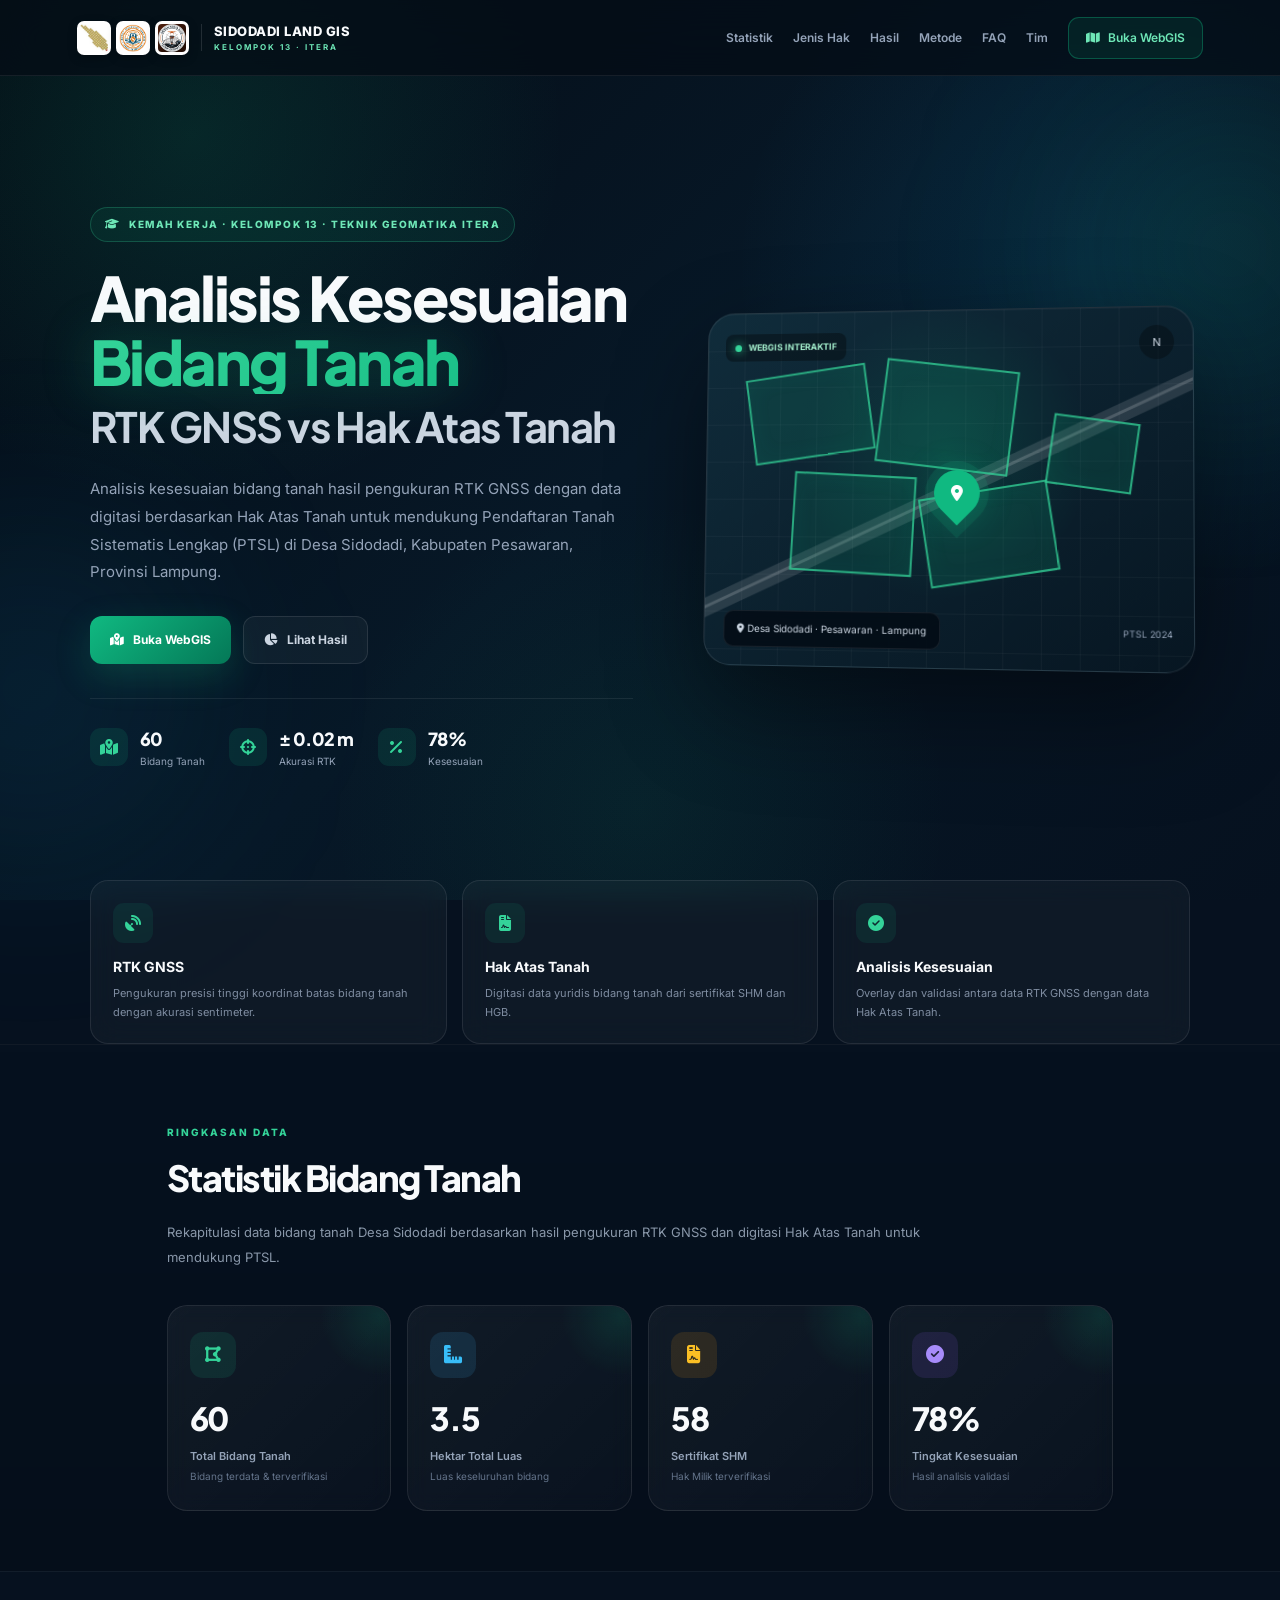
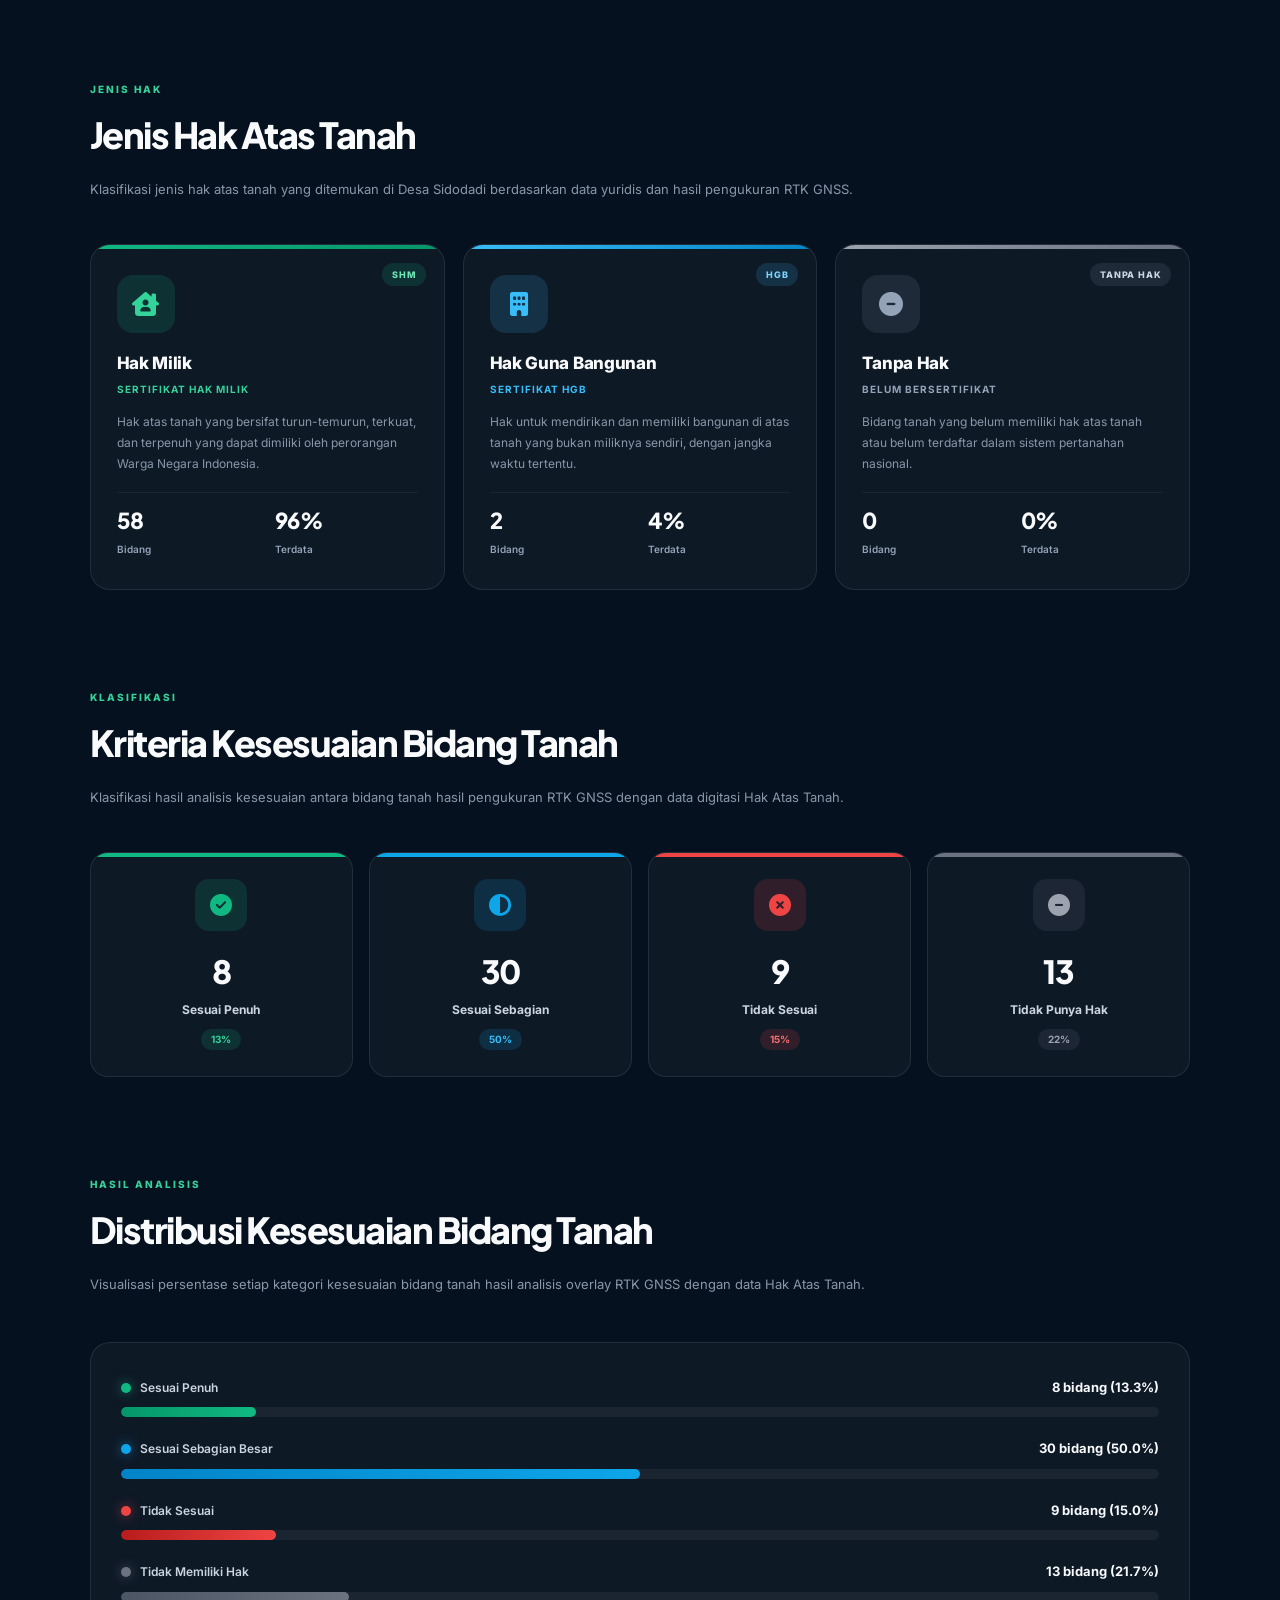
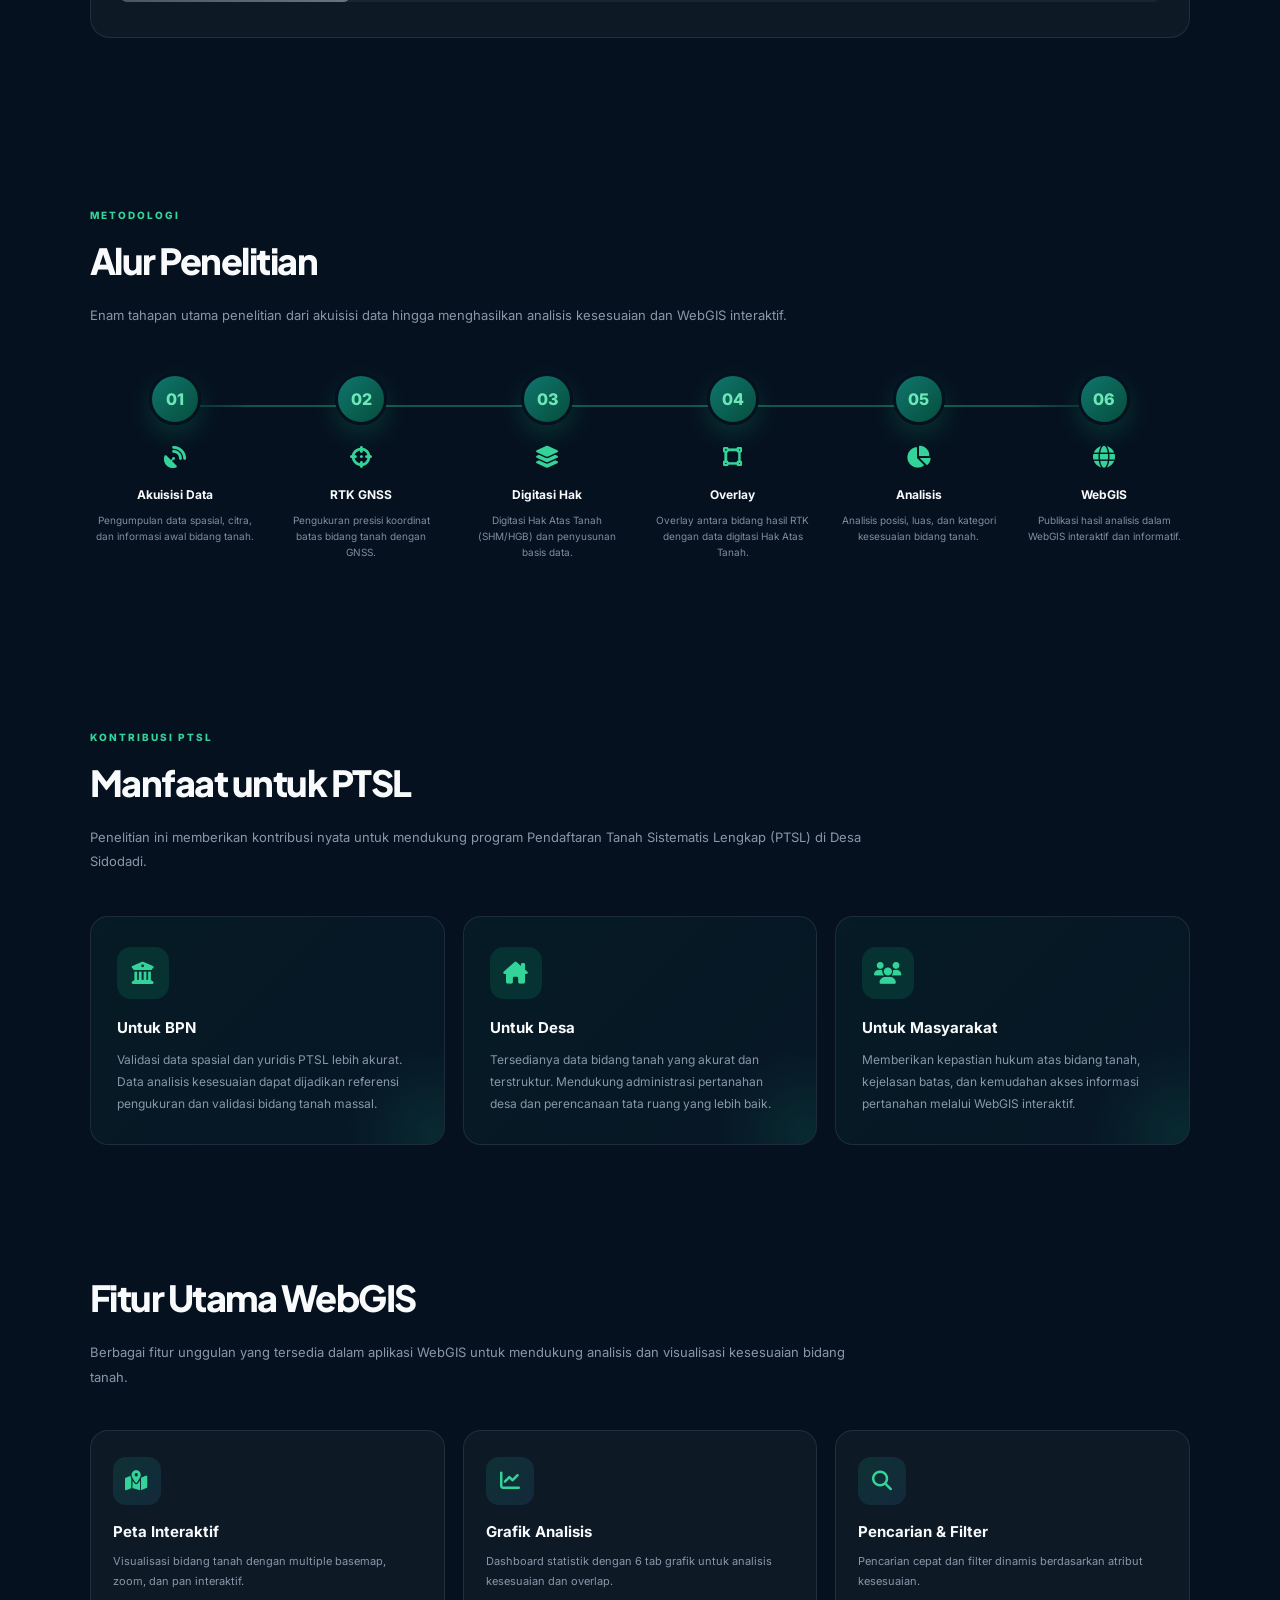
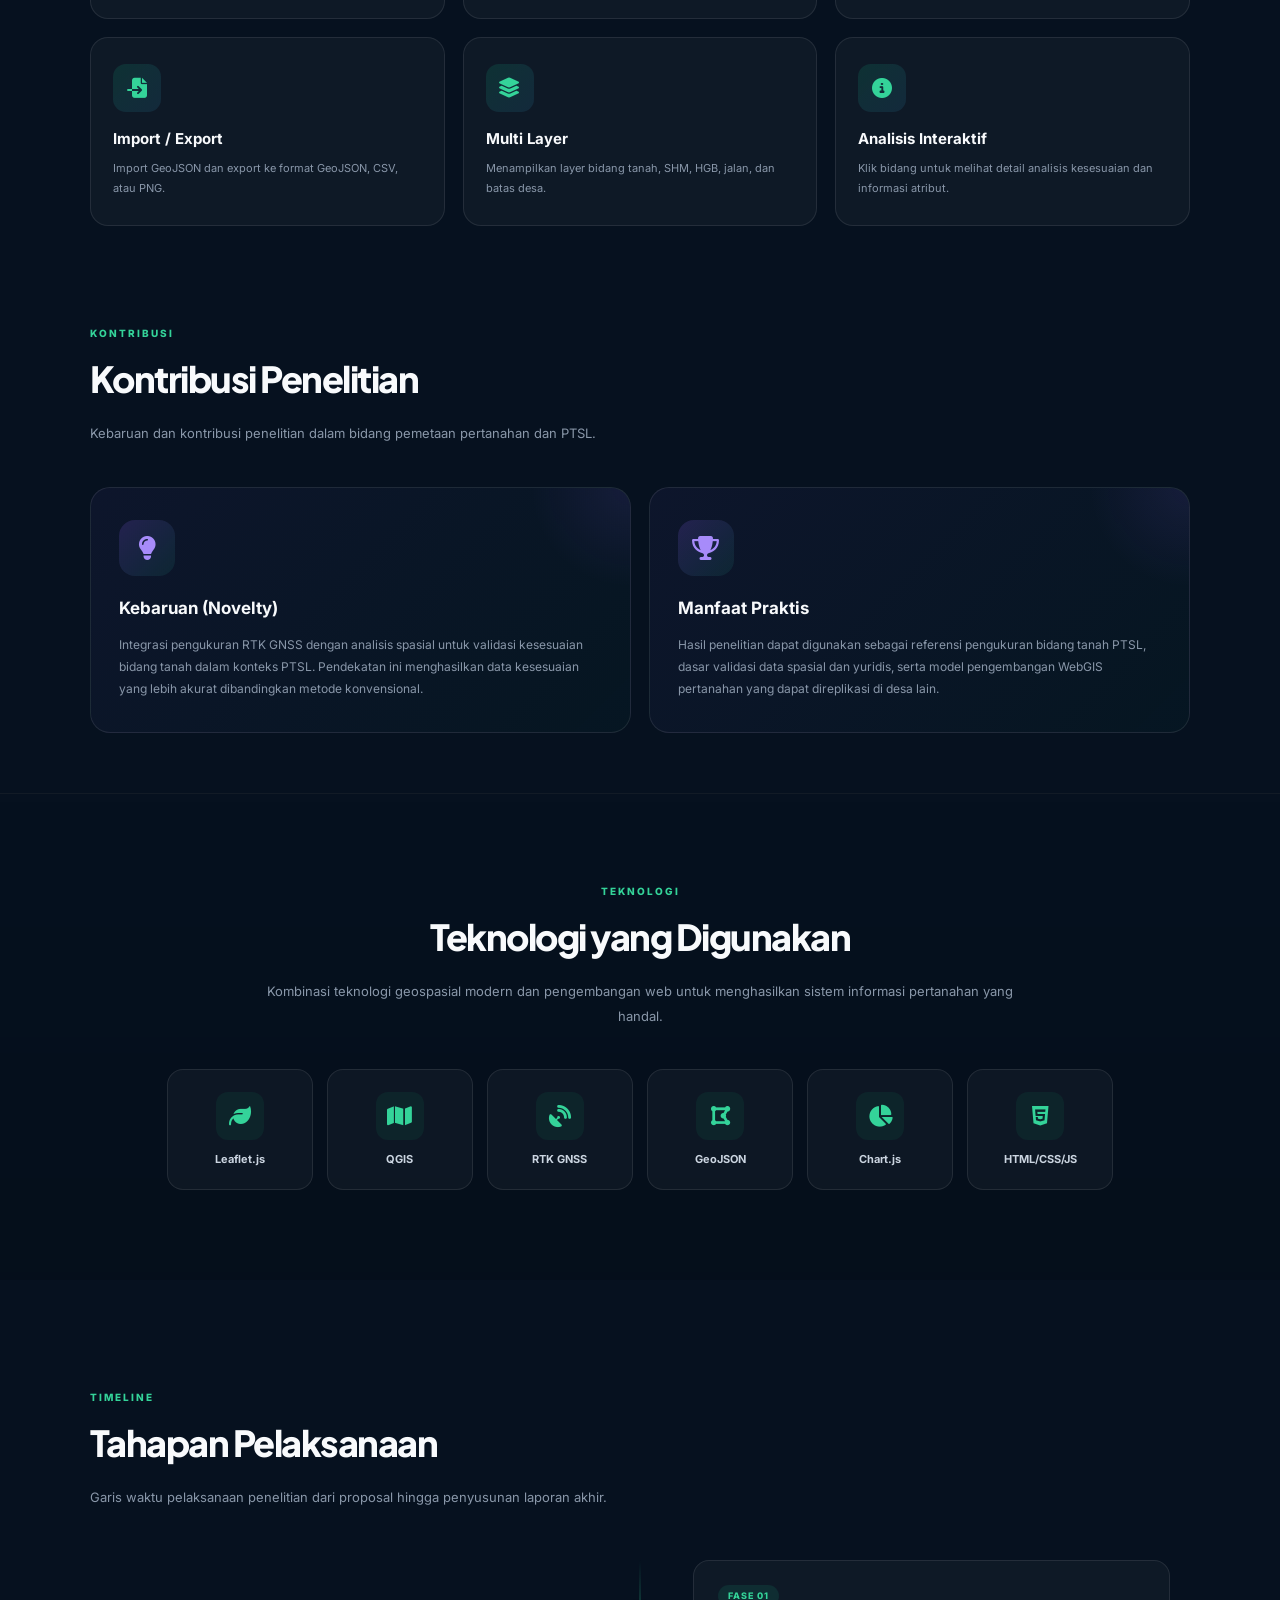
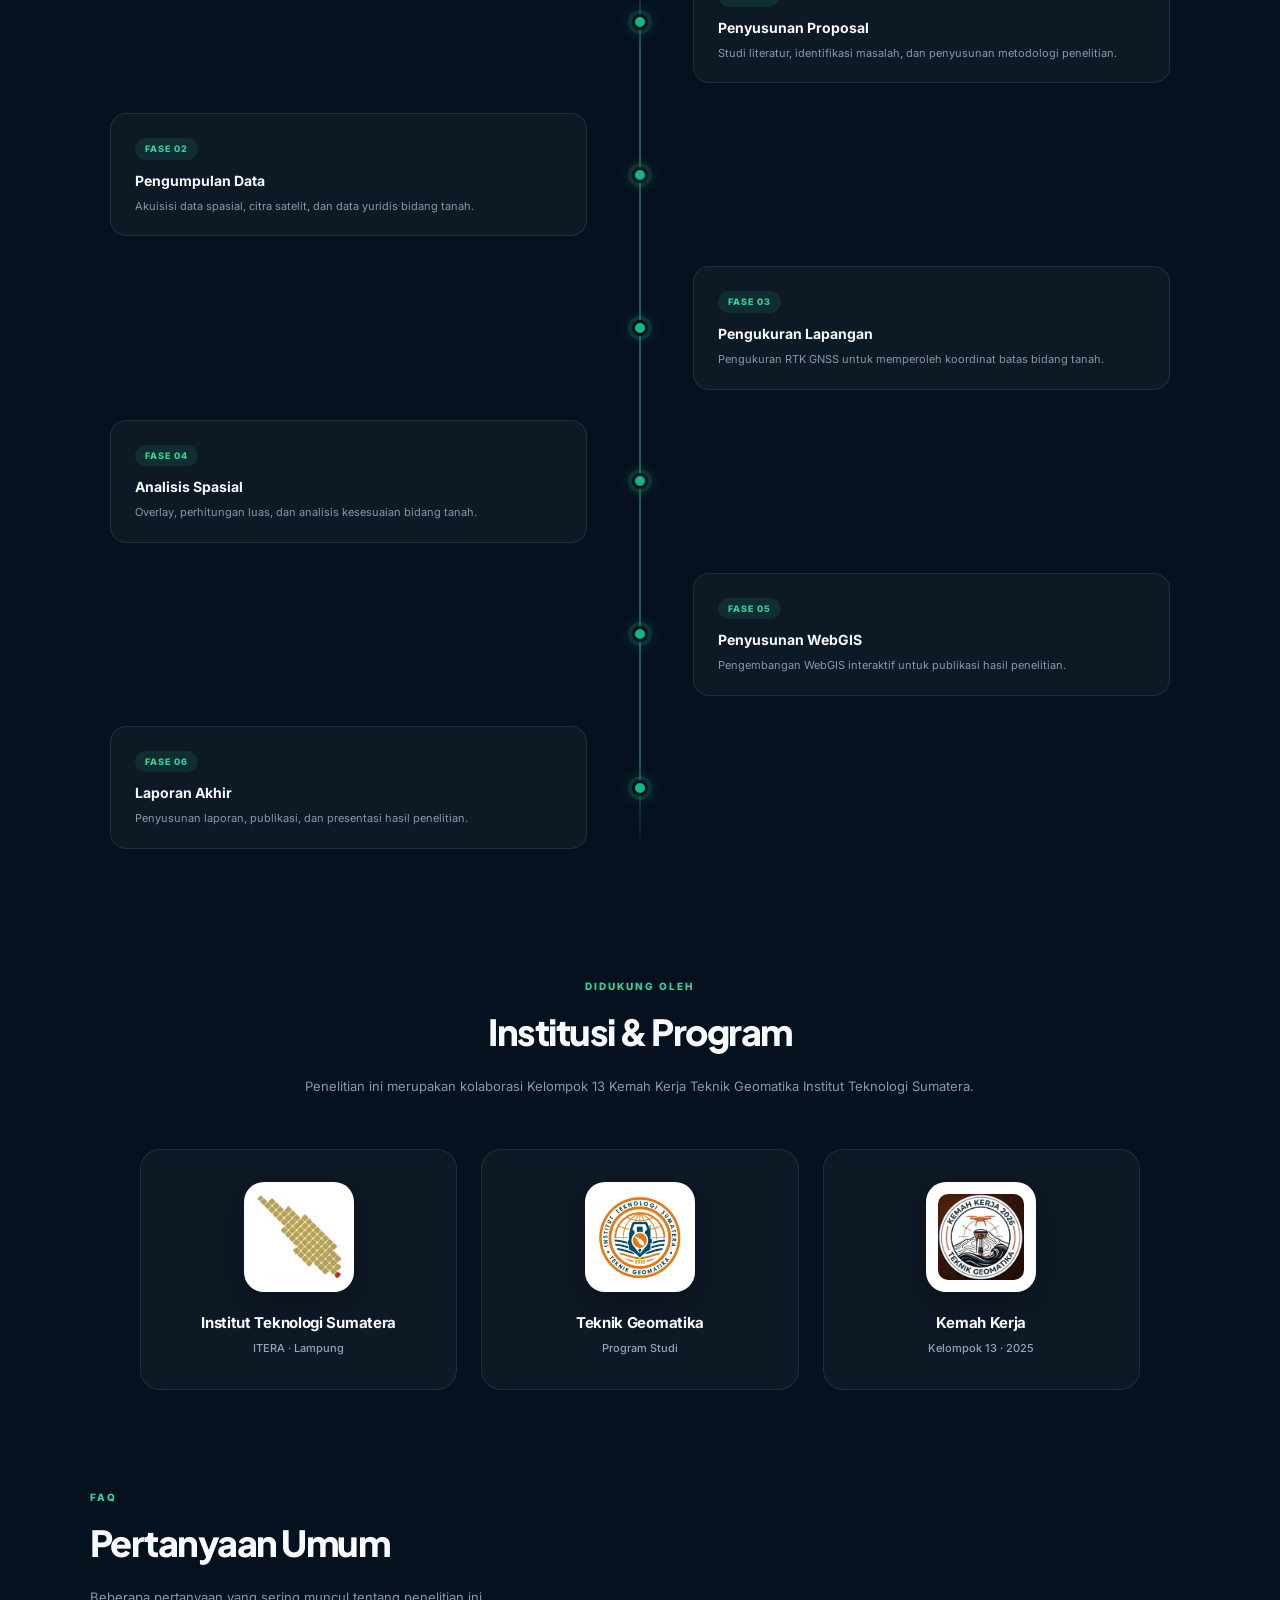
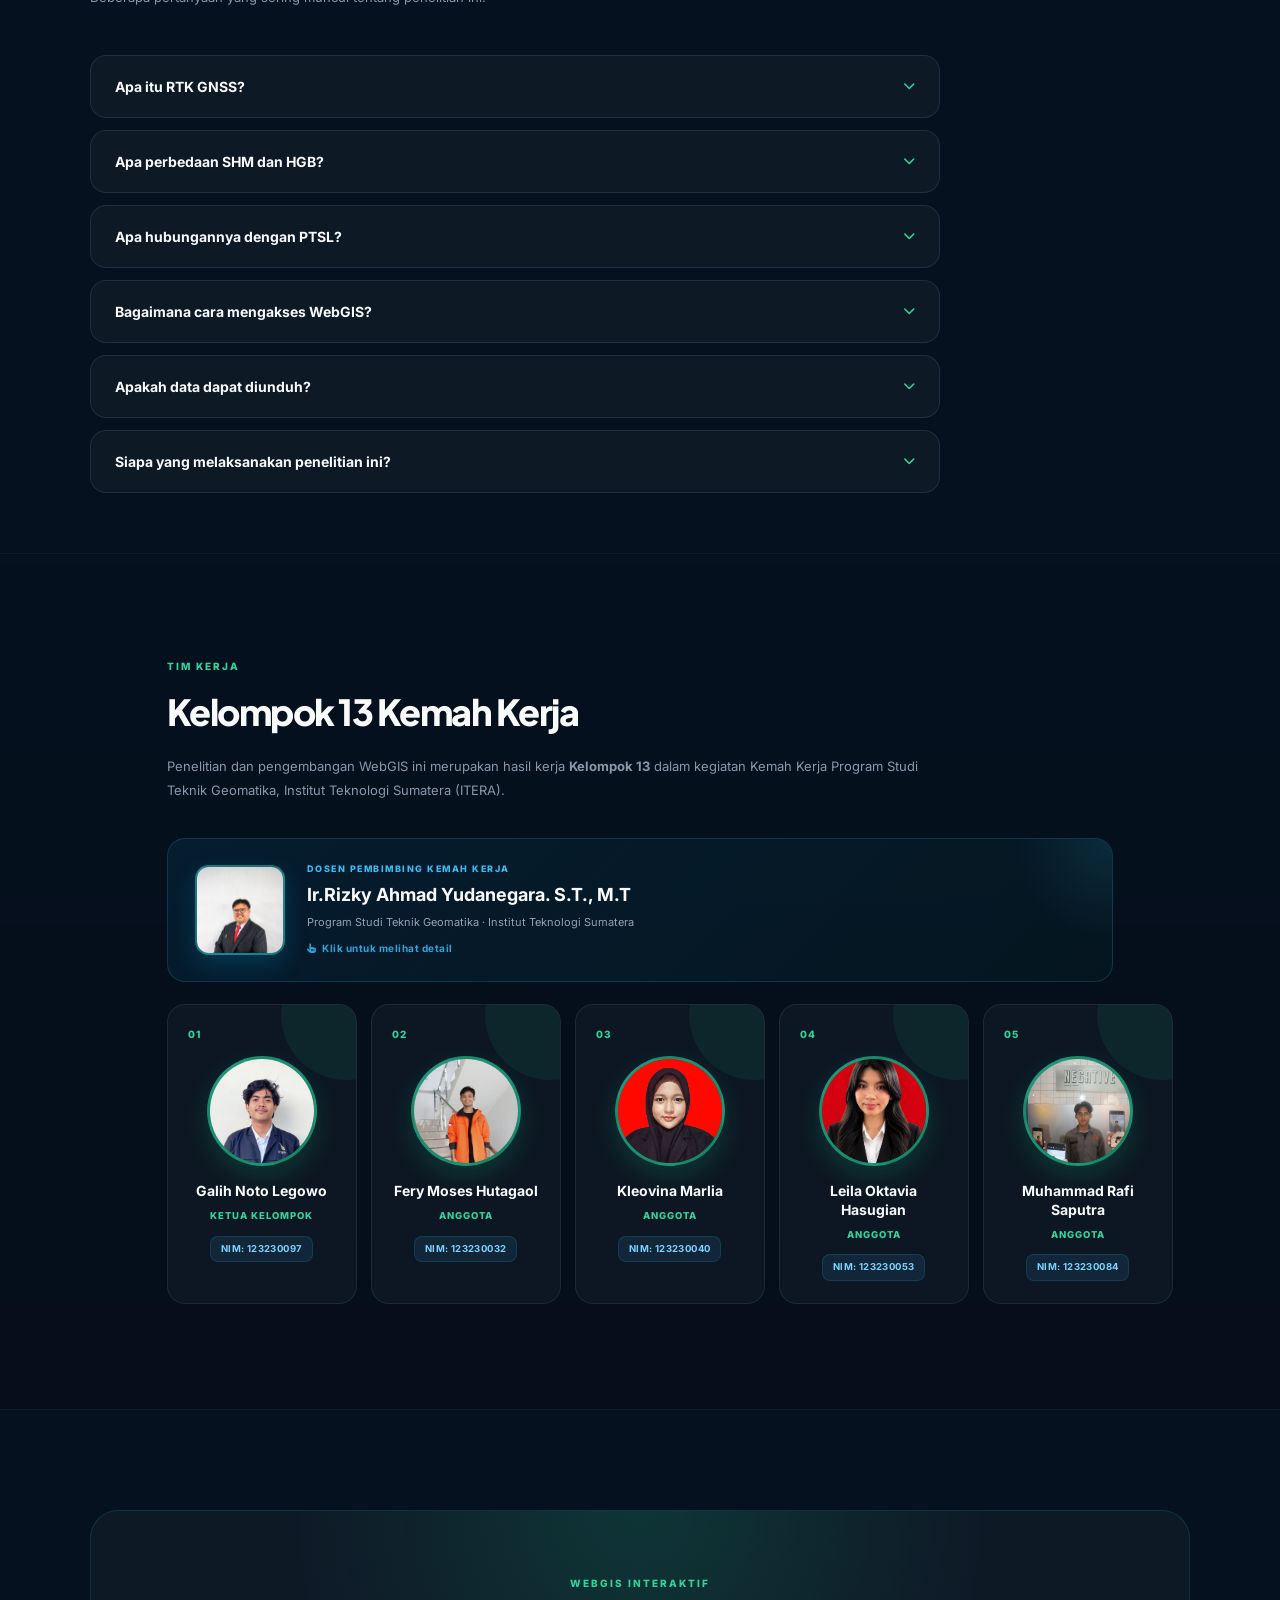
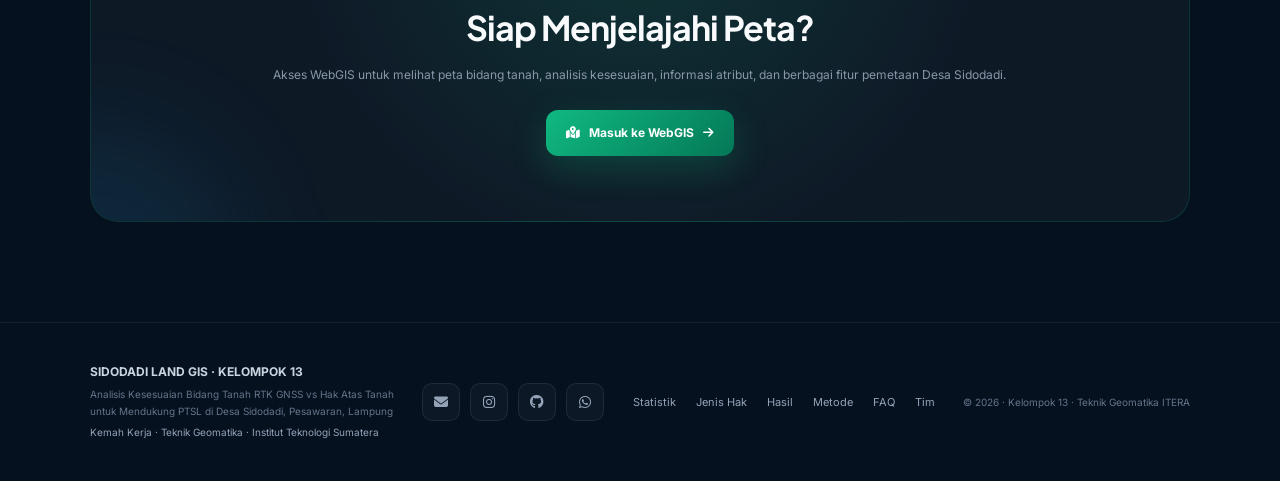
<file: index.html>
<!DOCTYPE html>
<html lang="id">
<head>
    <meta charset="UTF-8">
    <meta name="viewport" content="width=device-width, initial-scale=1.0">

    <title>SIDODADI LAND GIS — Peta Kesesuaian Bidang Tanah PTSL</title>

    <meta name="description" content="WebGIS interaktif pemetaan kesesuaian bidang tanah RTK GNSS vs Hak Atas Tanah untuk mendukung PTSL Desa Sidodadi, Pesawaran, Lampung. Karya Kelompok 13 Kemah Kerja, Teknik Geomatika ITERA.">
    <meta name="keywords" content="SIDODADI LAND GIS, WebGIS, PTSL, RTK GNSS, Bidang Tanah, Hak Atas Tanah, SHM, HGB, Desa Sidodadi, Pesawaran, Lampung, ITERA, Teknik Geomatika">
    <meta name="author" content="Kelompok 13 Kemah Kerja — Teknik Geomatika ITERA">
    <meta name="theme-color" content="#06111f">

    <link rel="icon" href="assets/ITERA.jpeg" type="image/jpeg">

    <meta property="og:title" content="SIDODADI LAND GIS — Peta Kesesuaian Bidang Tanah PTSL">
    <meta property="og:description" content="WebGIS interaktif untuk analisis kesesuaian bidang tanah RTK GNSS vs Hak Atas Tanah di Desa Sidodadi.">
    <meta property="og:type" content="website">
    <meta property="og:locale" content="id_ID">

    <link rel="preconnect" href="https://fonts.googleapis.com">
    <link rel="preconnect" href="https://fonts.gstatic.com" crossorigin>
    <link href="https://fonts.googleapis.com/css2?family=Inter:wght@400;500;600;700;800;900&family=Plus+Jakarta+Sans:wght@600;700;800&display=swap" rel="stylesheet">

    <link rel="stylesheet" href="https://cdnjs.cloudflare.com/ajax/libs/font-awesome/6.5.2/css/all.min.css">

    <style>
        /* =========================================================
           RESET & TOKENS
        ========================================================= */
        *, *::before, *::after {
            margin: 0;
            padding: 0;
            box-sizing: border-box;
        }

        html {
            scroll-behavior: smooth;
            scroll-padding-top: 90px;
            -webkit-text-size-adjust: 100%;
        }

        :root {
            --green: #10b981;
            --green-light: #34d399;
            --green-dark: #047857;
            --green-glow: rgba(16,185,129,.35);
            --blue: #38bdf8;
            --yellow: #fbbf24;
            --red: #ef4444;
            --orange: #f97316;
            --purple: #a78bfa;
            --bg: #06111f;
            --card: rgba(255,255,255,.045);
            --border: rgba(255,255,255,.09);
            --text: #f8fafc;
            --muted: #94a3b8;
            --transition: .3s cubic-bezier(.4,0,.2,1);
        }

        body {
            font-family: "Inter", -apple-system, BlinkMacSystemFont, "Segoe UI", sans-serif;
            background: var(--bg);
            color: var(--text);
            overflow-x: hidden;
            line-height: 1.5;
            -webkit-font-smoothing: antialiased;
            -moz-osx-font-smoothing: grayscale;
        }

        a { text-decoration: none; color: inherit; }
        img { max-width: 100%; display: block; }
        button { font-family: inherit; cursor: pointer; border: none; background: none; color: inherit; }

        :focus-visible {
            outline: 2px solid var(--green-light);
            outline-offset: 3px;
            border-radius: 6px;
        }

        ::selection {
            background: rgba(16,185,129,.35);
            color: white;
        }

        ::-webkit-scrollbar { width: 10px; }
        ::-webkit-scrollbar-track { background: #040b14; }
        ::-webkit-scrollbar-thumb {
            background: linear-gradient(180deg, #10b981, #047857);
            border-radius: 100px;
            border: 2px solid #040b14;
        }
        ::-webkit-scrollbar-thumb:hover { background: #34d399; }

        /* =========================================================
           BACKGROUND DECORATION
        ========================================================= */
        body::before {
            content: "";
            position: fixed;
            inset: 0;
            pointer-events: none;
            z-index: -2;
            background:
                radial-gradient(circle at 15% 15%, rgba(16,185,129,.14), transparent 28%),
                radial-gradient(circle at 85% 30%, rgba(14,165,233,.12), transparent 28%),
                radial-gradient(circle at 50% 90%, rgba(16,185,129,.08), transparent 30%),
                linear-gradient(135deg, #040b14, #071827 50%, #06111f);
        }

        .grid-bg {
            position: fixed;
            inset: 0;
            z-index: -1;
            pointer-events: none;
            opacity: .18;
            background-image:
                linear-gradient(rgba(255,255,255,.04) 1px, transparent 1px),
                linear-gradient(90deg, rgba(255,255,255,.04) 1px, transparent 1px);
            background-size: 60px 60px;
            mask-image: linear-gradient(to bottom, black, transparent 90%);
            -webkit-mask-image: linear-gradient(to bottom, black, transparent 90%);
        }

        .orb {
            position: fixed;
            border-radius: 50%;
            filter: blur(100px);
            pointer-events: none;
            z-index: -1;
        }
        .orb.one {
            width: 300px; height: 300px;
            background: rgba(16,185,129,.13);
            top: 100px; right: -100px;
            animation: floatOrb 20s ease-in-out infinite;
        }
        .orb.two {
            width: 320px; height: 320px;
            background: rgba(14,165,233,.10);
            bottom: 50px; left: -130px;
            animation: floatOrb 25s ease-in-out infinite reverse;
        }

        @keyframes floatOrb {
            0%, 100% { transform: translate(0, 0) scale(1); }
            50%      { transform: translate(40px, -40px) scale(1.1); }
        }

        /* =========================================================
           SCROLL PROGRESS BAR
        ========================================================= */
        .scroll-progress {
            position: fixed;
            top: 0; left: 0;
            height: 3px;
            width: 0%;
            background: linear-gradient(90deg, #10b981, #34d399, #38bdf8);
            z-index: 9999;
            transition: width .1s ease;
            box-shadow: 0 0 12px rgba(16,185,129,.6);
        }

        /* =========================================================
           NAVBAR
        ========================================================= */
        .navbar {
            position: sticky;
            top: 0;
            z-index: 1000;
            height: 76px;
            padding: 0 6%;
            display: flex;
            align-items: center;
            justify-content: space-between;
            background: rgba(4,12,22,.75);
            border-bottom: 1px solid rgba(255,255,255,.07);
            backdrop-filter: blur(20px);
            -webkit-backdrop-filter: blur(20px);
            transition: var(--transition);
        }

        .navbar.scrolled {
            background: rgba(4,12,22,.95);
            box-shadow: 0 6px 30px rgba(0,0,0,.3);
        }

        .brand {
            display: flex;
            align-items: center;
            gap: 12px;
            transition: var(--transition);
            flex-shrink: 0;
            text-decoration: none;
        }
        .brand:hover { transform: translateY(-1px); }

        .brand-logos {
            display: flex;
            align-items: center;
            gap: 5px;
            flex-shrink: 0;
        }

        .brand-logo-img {
            height: 34px;
            width: 34px;
            object-fit: contain;
            border-radius: 7px;
            background: white;
            padding: 2px;
            box-shadow: 0 3px 10px rgba(0,0,0,.25);
            border: 1px solid rgba(255,255,255,.1);
            transition: var(--transition);
            flex-shrink: 0;
        }
        .brand:hover .brand-logo-img {
            transform: scale(1.06);
            box-shadow: 0 6px 18px rgba(16,185,129,.35);
        }

        .brand-text {
            padding-left: 12px;
            border-left: 1px solid rgba(255,255,255,.12);
            display: flex;
            flex-direction: column;
            justify-content: center;
            min-width: 0;
        }
        .brand-text strong {
            display: block;
            font-size: 13px;
            letter-spacing: .5px;
            color: #f8fafc;
            font-weight: 800;
            line-height: 1.2;
            white-space: nowrap;
        }
        .brand-text span {
            display: block;
            margin-top: 3px;
            color: #6ee7b7;
            font-size: 8px;
            font-weight: 700;
            letter-spacing: 2px;
            line-height: 1;
            white-space: nowrap;
        }

        .nav-menu {
            display: flex;
            align-items: center;
            gap: 20px;
        }
        .nav-menu a {
            position: relative;
            color: #94a3b8;
            font-size: 12px;
            font-weight: 600;
            transition: color var(--transition);
        }
        .nav-menu a:not(.nav-webgis)::after {
            content: "";
            position: absolute;
            left: 0; bottom: -6px;
            width: 0; height: 2px;
            background: var(--green-light);
            border-radius: 2px;
            transition: width var(--transition);
        }
        .nav-menu a:not(.nav-webgis):hover { color: white; }
        .nav-menu a:not(.nav-webgis):hover::after { width: 100%; }

        .nav-webgis {
            display: flex !important;
            align-items: center;
            gap: 8px;
            padding: 11px 17px;
            border: 1px solid rgba(16,185,129,.35);
            border-radius: 11px;
            background: rgba(16,185,129,.10);
            color: #6ee7b7 !important;
            transition: var(--transition);
        }
        .nav-webgis:hover {
            background: #10b981;
            color: white !important;
            transform: translateY(-2px);
            box-shadow: 0 10px 30px rgba(16,185,129,.35);
        }

        /* =========================================================
           HERO
        ========================================================= */
        .hero {
            width: 86%;
            max-width: 1250px;
            min-height: calc(100vh - 76px);
            margin: auto;
            display: grid;
            grid-template-columns: 1.05fr .95fr;
            align-items: center;
            gap: 65px;
            padding: 70px 0;
        }

        .hero-content { animation: fadeUp .8s ease both; }

        @keyframes fadeUp {
            from { opacity: 0; transform: translateY(25px); }
            to   { opacity: 1; transform: translateY(0); }
        }

        .badge {
            display: inline-flex;
            align-items: center;
            gap: 9px;
            padding: 9px 14px;
            border: 1px solid rgba(52,211,153,.25);
            border-radius: 30px;
            background: rgba(16,185,129,.08);
            color: #6ee7b7;
            font-size: 10px;
            font-weight: 800;
            letter-spacing: 1.5px;
            margin-bottom: 23px;
            position: relative;
            overflow: hidden;
        }
        .badge::before {
            content: "";
            position: absolute;
            top: 0; left: -100%;
            width: 100%; height: 100%;
            background: linear-gradient(90deg, transparent, rgba(52,211,153,.15), transparent);
            animation: shine 3s ease-in-out infinite;
        }
        @keyframes shine {
            0%   { left: -100%; }
            100% { left: 100%; }
        }
        .badge i { font-size: 11px; }

        .hero h1 {
            font-family: "Plus Jakarta Sans", "Inter", sans-serif;
            font-size: clamp(38px, 4.8vw, 64px);
            line-height: 1.05;
            letter-spacing: -2.5px;
            margin-bottom: 25px;
            font-weight: 800;
        }

        .hero h1 .green {
            display: block;
            background: linear-gradient(135deg, #34d399 0%, #10b981 50%, #6ee7b7 100%);
            background-size: 200% 200%;
            -webkit-background-clip: text;
            background-clip: text;
            -webkit-text-fill-color: transparent;
            animation: gradientShift 6s ease infinite;
            filter: drop-shadow(0 0 25px rgba(16,185,129,.3));
        }

        @keyframes gradientShift {
            0%, 100% { background-position: 0% 50%; }
            50%      { background-position: 100% 50%; }
        }

        .hero h1 .sub-line {
            display: block;
            font-size: 0.68em;
            letter-spacing: -1.5px;
            line-height: 1.15;
            color: #cbd5e1;
            font-weight: 700;
            margin-top: 8px;
        }

        .hero-description {
            max-width: 650px;
            color: #94a3b8;
            font-size: 15px;
            line-height: 1.85;
            margin-bottom: 30px;
        }

        .hero-buttons {
            display: flex;
            flex-wrap: wrap;
            gap: 12px;
        }

        .btn {
            display: inline-flex;
            align-items: center;
            justify-content: center;
            gap: 9px;
            padding: 14px 20px;
            border-radius: 12px;
            font-size: 12px;
            font-weight: 700;
            transition: var(--transition);
            white-space: nowrap;
            cursor: pointer;
        }

        .btn-primary {
            background: linear-gradient(135deg, #10b981, #047857);
            color: white;
            box-shadow: 0 12px 35px rgba(16,185,129,.22);
        }
        .btn-primary:hover {
            transform: translateY(-3px);
            box-shadow: 0 18px 40px rgba(16,185,129,.42);
        }

        .btn-secondary {
            border: 1px solid rgba(255,255,255,.10);
            background: rgba(255,255,255,.04);
            color: #cbd5e1;
        }
        .btn-secondary:hover {
            background: rgba(255,255,255,.08);
            color: white;
            transform: translateY(-3px);
        }

        .hero-meta {
            display: flex;
            gap: 24px;
            margin-top: 34px;
            padding-top: 26px;
            border-top: 1px solid rgba(255,255,255,.08);
            flex-wrap: wrap;
        }
        .hero-meta-item { display: flex; align-items: center; gap: 12px; }
        .hero-meta-item i {
            width: 38px; height: 38px;
            display: flex;
            align-items: center;
            justify-content: center;
            border-radius: 11px;
            background: rgba(16,185,129,.12);
            color: #34d399;
            font-size: 16px;
        }
        .hero-meta-item strong {
            display: block;
            font-size: 18px;
            font-family: "Plus Jakarta Sans", sans-serif;
            color: #f8fafc;
            font-weight: 800;
            letter-spacing: -.5px;
        }
        .hero-meta-item span {
            display: block;
            font-size: 10px;
            color: #94a3b8;
            margin-top: 2px;
        }

        /* HERO MAP */
        .hero-map {
            position: relative;
            height: 470px;
            display: flex;
            align-items: center;
            justify-content: center;
            animation: fadeMap 1s ease .15s both;
        }
        @keyframes fadeMap {
            from { opacity: 0; transform: scale(.94); }
            to   { opacity: 1; transform: scale(1); }
        }
        .map-card {
            width: 100%;
            max-width: 500px;
            height: 360px;
            position: relative;
            overflow: hidden;
            border-radius: 28px;
            border: 1px solid rgba(255,255,255,.11);
            background: linear-gradient(145deg, #102c3b, #071622);
            box-shadow: 0 40px 100px rgba(0,0,0,.42);
            transform: perspective(1200px) rotateY(-7deg) rotateX(3deg);
            transition: transform .5s ease;
        }
        .map-card:hover {
            transform: perspective(1200px) rotateY(0deg) rotateX(0deg) translateY(-6px);
        }
        .map-card::before {
            content: "";
            position: absolute;
            inset: 0;
            background: radial-gradient(circle at 50% 40%, rgba(16,185,129,.16), transparent 45%);
        }
        .map-grid {
            position: absolute;
            inset: 0;
            opacity: .20;
            background-image:
                linear-gradient(rgba(255,255,255,.18) 1px, transparent 1px),
                linear-gradient(90deg, rgba(255,255,255,.18) 1px, transparent 1px);
            background-size: 38px 38px;
        }
        .road {
            position: absolute;
            width: 125%;
            height: 18px;
            left: -10%; top: 48%;
            background: rgba(255,255,255,.12);
            transform: rotate(-25deg);
        }
        .road::after {
            content: "";
            position: absolute;
            left: 0; right: 0; top: 7px;
            height: 3px;
            background: rgba(255,255,255,.17);
        }
        .parcel {
            position: absolute;
            border: 2px solid rgba(52,211,153,.75);
            background: rgba(16,185,129,.14);
            box-shadow: inset 0 0 25px rgba(16,185,129,.06);
            transition: var(--transition);
        }
        .parcel:hover {
            background: rgba(16,185,129,.3);
            box-shadow: inset 0 0 35px rgba(16,185,129,.3), 0 0 20px rgba(16,185,129,.4);
        }
        .p1 { width: 125px; height: 88px;  left: 45px;  top: 60px;  transform: rotate(-8deg); animation: parcelPulse 4s ease-in-out infinite; }
        .p2 { width: 135px; height: 105px; left: 180px; top: 55px;  transform: rotate(7deg);  animation: parcelPulse 4s ease-in-out infinite .5s; }
        .p3 { width: 125px; height: 100px; left: 90px;  top: 165px; transform: rotate(3deg);  animation: parcelPulse 4s ease-in-out infinite 1s; }
        .p4 { width: 130px; height: 90px;  left: 225px; top: 180px; transform: rotate(-9deg); animation: parcelPulse 4s ease-in-out infinite 1.5s; }
        .p5 { width: 85px;  height: 70px;  left: 350px; top: 110px; transform: rotate(8deg);  animation: parcelPulse 4s ease-in-out infinite 2s; }
        @keyframes parcelPulse {
            0%, 100% { opacity: .85; }
            50%      { opacity: 1; }
        }
        .pin {
            position: absolute;
            width: 46px; height: 46px;
            left: 48%; top: 45%;
            display: flex;
            align-items: center;
            justify-content: center;
            border-radius: 50% 50% 50% 0;
            background: #10b981;
            transform: rotate(-45deg);
            box-shadow:
                0 0 0 9px rgba(16,185,129,.13),
                0 0 35px rgba(16,185,129,.3);
            animation: pinPulse 2.5s ease-in-out infinite;
        }
        @keyframes pinPulse {
            0%, 100% { box-shadow: 0 0 0 9px rgba(16,185,129,.13), 0 0 35px rgba(16,185,129,.3); }
            50%      { box-shadow: 0 0 0 14px rgba(16,185,129,.06), 0 0 45px rgba(16,185,129,.5); }
        }
        .pin i { transform: rotate(45deg); color: white; }
        .map-top {
            position: absolute;
            top: 18px; left: 18px; right: 18px;
            display: flex;
            justify-content: space-between;
            align-items: center;
        }
        .live {
            display: flex;
            align-items: center;
            gap: 7px;
            padding: 7px 10px;
            border-radius: 8px;
            background: rgba(0,0,0,.35);
            color: #a7f3d0;
            font-size: 9px;
            font-weight: 700;
        }
        .live-dot {
            width: 7px; height: 7px;
            border-radius: 50%;
            background: #34d399;
            box-shadow: 0 0 10px #34d399;
            animation: livePulse 1.5s ease-in-out infinite;
        }
        @keyframes livePulse {
            0%, 100% { opacity: 1; }
            50%      { opacity: .4; }
        }
        .north {
            width: 34px; height: 34px;
            display: flex;
            align-items: center;
            justify-content: center;
            border-radius: 50%;
            background: rgba(0,0,0,.3);
            color: #cbd5e1;
            font-size: 11px;
        }
        .map-bottom {
            position: absolute;
            left: 20px; right: 20px; bottom: 18px;
            display: flex;
            justify-content: space-between;
            align-items: center;
        }
        .location-label {
            padding: 10px 13px;
            border-radius: 10px;
            background: rgba(2,10,18,.78);
            border: 1px solid rgba(255,255,255,.08);
            backdrop-filter: blur(10px);
            -webkit-backdrop-filter: blur(10px);
            color: #cbd5e1;
            font-size: 10px;
        }
        .scale { color: #94a3b8; font-size: 9px; }

        /* =========================================================
           QUICK INFO
        ========================================================= */
        .quick-info {
            width: 86%;
            max-width: 1250px;
            margin: -20px auto 0;
            display: grid;
            grid-template-columns: repeat(3,1fr);
            gap: 15px;
            position: relative;
            z-index: 5;
        }
        .quick-card {
            padding: 22px;
            border: 1px solid var(--border);
            border-radius: 18px;
            background: rgba(255,255,255,.035);
            backdrop-filter: blur(14px);
            transition: var(--transition);
        }
        .quick-card:hover {
            transform: translateY(-5px);
            border-color: rgba(52,211,153,.25);
            background: rgba(16,185,129,.05);
        }
        .quick-icon {
            width: 40px; height: 40px;
            display: flex;
            align-items: center;
            justify-content: center;
            border-radius: 11px;
            background: rgba(16,185,129,.10);
            color: #34d399;
            margin-bottom: 13px;
        }
        .quick-card h3 { font-size: 14px; margin-bottom: 7px; }
        .quick-card p {
            color: #7f8da1;
            font-size: 11px;
            line-height: 1.7;
        }

        /* =========================================================
           SECTION GENERIC
        ========================================================= */
        .section {
            width: 86%;
            max-width: 1250px;
            margin: auto;
            padding: 110px 0 60px;
        }
        .section-tight { padding-top: 40px; }

        .section-label {
            display: block;
            margin-bottom: 11px;
            color: #34d399;
            font-size: 10px;
            font-weight: 800;
            letter-spacing: 2px;
        }
        .section-title {
            font-family: "Plus Jakarta Sans", "Inter", sans-serif;
            font-size: 36px;
            letter-spacing: -1.5px;
            margin-bottom: 15px;
            font-weight: 800;
        }
        .section-description {
            max-width: 780px;
            color: #8997a9;
            font-size: 13px;
            line-height: 1.9;
        }

        .reveal {
            opacity: 0;
            transform: translateY(35px);
            transition: opacity .8s ease, transform .8s ease;
        }
        .reveal.active {
            opacity: 1;
            transform: translateY(0);
        }

        /* =========================================================
           STATISTIK
        ========================================================= */
        .stats-showcase {
            width: 100%;
            padding: 80px 7% 60px;
            border-top: 1px solid rgba(255,255,255,.05);
            border-bottom: 1px solid rgba(255,255,255,.05);
            background: linear-gradient(180deg, transparent, rgba(0,0,0,.15));
        }
        .stats-showcase-inner {
            width: 86%;
            max-width: 1250px;
            margin: auto;
        }
        .stats-showcase-grid {
            display: grid;
            grid-template-columns: repeat(4, 1fr);
            gap: 16px;
            margin-top: 35px;
        }
        .stats-showcase-card {
            padding: 26px 22px;
            border-radius: 20px;
            border: 1px solid rgba(255,255,255,.09);
            background: linear-gradient(135deg, rgba(255,255,255,.05), rgba(255,255,255,.02));
            backdrop-filter: blur(10px);
            transition: var(--transition);
            position: relative;
            overflow: hidden;
        }
        .stats-showcase-card::before {
            content: "";
            position: absolute;
            width: 120px; height: 120px;
            right: -50px; top: -50px;
            border-radius: 50%;
            background: radial-gradient(circle, rgba(16,185,129,.15), transparent 70%);
            transition: var(--transition);
        }
        .stats-showcase-card:hover {
            transform: translateY(-6px);
            border-color: rgba(52,211,153,.3);
            box-shadow: 0 20px 40px rgba(0,0,0,.3);
        }
        .stats-showcase-card:hover::before { transform: scale(1.3); }
        .stats-showcase-icon {
            width: 46px; height: 46px;
            display: flex;
            align-items: center;
            justify-content: center;
            border-radius: 13px;
            font-size: 18px;
            margin-bottom: 16px;
            position: relative;
            z-index: 1;
            transition: var(--transition);
        }
        .stats-showcase-card:hover .stats-showcase-icon {
            transform: rotate(-8deg) scale(1.08);
        }
        .stats-showcase-icon.green  { background: rgba(16,185,129,.12); color: #34d399; }
        .stats-showcase-icon.blue   { background: rgba(56,189,248,.12); color: #38bdf8; }
        .stats-showcase-icon.orange { background: rgba(245,158,11,.12); color: #fbbf24; }
        .stats-showcase-icon.purple { background: rgba(139,92,246,.12); color: #a78bfa; }

        .stats-showcase-value {
            font-size: 32px;
            font-weight: 800;
            letter-spacing: -1.2px;
            margin-bottom: 6px;
            position: relative;
            z-index: 1;
            font-family: "Plus Jakarta Sans", sans-serif;
        }
        .stats-showcase-label {
            color: #94a3b8;
            font-size: 11px;
            font-weight: 600;
            position: relative;
            z-index: 1;
        }
        .stats-showcase-sub {
            display: block;
            margin-top: 5px;
            color: #64748b;
            font-size: 10px;
            position: relative;
            z-index: 1;
        }

        /* =========================================================
           JENIS HAK ATAS TANAH
        ========================================================= */
        .hak-grid {
            display: grid;
            grid-template-columns: repeat(3, 1fr);
            gap: 18px;
            margin-top: 42px;
        }
        .hak-card {
            position: relative;
            padding: 30px 26px;
            border-radius: 20px;
            border: 1px solid var(--border);
            background: rgba(255,255,255,.035);
            transition: var(--transition);
            overflow: hidden;
        }
        .hak-card::before {
            content: "";
            position: absolute;
            left: 0; top: 0;
            width: 100%; height: 4px;
            transition: var(--transition);
        }
        .hak-card.shm::before { background: linear-gradient(90deg, #10b981, #059669); }
        .hak-card.shm:hover {
            border-color: rgba(52,211,153,.4);
            background: rgba(16,185,129,.05);
            box-shadow: 0 20px 40px rgba(16,185,129,.2);
        }
        .hak-card.hgb::before { background: linear-gradient(90deg, #38bdf8, #0284c7); }
        .hak-card.hgb:hover {
            border-color: rgba(56,189,248,.4);
            background: rgba(14,165,233,.05);
            box-shadow: 0 20px 40px rgba(14,165,233,.2);
        }
        .hak-card.none::before { background: linear-gradient(90deg, #9ca3af, #6b7280); }
        .hak-card.none:hover {
            border-color: rgba(148,163,184,.4);
            background: rgba(148,163,184,.04);
            box-shadow: 0 20px 40px rgba(100,116,139,.15);
        }
        .hak-card:hover { transform: translateY(-6px); }

        .hak-icon {
            width: 58px; height: 58px;
            display: flex;
            align-items: center;
            justify-content: center;
            border-radius: 16px;
            font-size: 24px;
            margin-bottom: 18px;
            transition: var(--transition);
        }
        .hak-card.shm .hak-icon { background: rgba(16,185,129,.15); color: #34d399; }
        .hak-card.hgb .hak-icon { background: rgba(56,189,248,.15); color: #38bdf8; }
        .hak-card.none .hak-icon { background: rgba(148,163,184,.12); color: #94a3b8; }

        .hak-card:hover .hak-icon {
            transform: rotate(-8deg) scale(1.08);
            box-shadow: 0 10px 25px rgba(0,0,0,.3);
        }

        .hak-card h3 {
            font-size: 17px;
            font-weight: 800;
            color: #f8fafc;
            margin-bottom: 6px;
            letter-spacing: -.3px;
        }
        .hak-card .hak-desc {
            display: block;
            font-size: 10px;
            font-weight: 700;
            letter-spacing: 1px;
            text-transform: uppercase;
            margin-bottom: 14px;
        }
        .hak-card.shm .hak-desc { color: #34d399; }
        .hak-card.hgb .hak-desc { color: #38bdf8; }
        .hak-card.none .hak-desc { color: #94a3b8; }

        .hak-card p {
            color: #8997a9;
            font-size: 12px;
            line-height: 1.75;
            margin-bottom: 18px;
        }
        .hak-stats {
            display: flex;
            gap: 16px;
            padding-top: 16px;
            border-top: 1px solid rgba(255,255,255,.06);
        }
        .hak-stat-item { flex: 1; }
        .hak-stat-item strong {
            display: block;
            font-family: "Plus Jakarta Sans", sans-serif;
            font-size: 22px;
            font-weight: 800;
            color: #f8fafc;
            letter-spacing: -.6px;
            line-height: 1;
            margin-bottom: 4px;
        }
        .hak-stat-item span {
            font-size: 10px;
            color: #94a3b8;
            font-weight: 600;
        }
        .hak-badge {
            position: absolute;
            top: 18px; right: 18px;
            padding: 5px 10px;
            border-radius: 100px;
            font-size: 9px;
            font-weight: 800;
            letter-spacing: .8px;
            text-transform: uppercase;
        }
        .hak-card.shm .hak-badge { background: rgba(16,185,129,.15); color: #6ee7b7; }
        .hak-card.hgb .hak-badge { background: rgba(56,189,248,.15); color: #7dd3fc; }
        .hak-card.none .hak-badge { background: rgba(148,163,184,.12); color: #cbd5e1; }

        /* =========================================================
           KRITERIA
        ========================================================= */
        .criteria-grid {
            display: grid;
            grid-template-columns: repeat(4, 1fr);
            gap: 16px;
            margin-top: 42px;
        }
        .criteria-card {
            padding: 26px 22px;
            border-radius: 18px;
            border: 1px solid var(--border);
            background: rgba(255,255,255,.035);
            transition: var(--transition);
            position: relative;
            overflow: hidden;
            text-align: center;
        }
        .criteria-card::before {
            content: "";
            position: absolute;
            left: 0; top: 0;
            width: 100%; height: 4px;
        }
        .criteria-card.sesuai::before   { background: #10b981; }
        .criteria-card.sebagian::before { background: #0ea5e9; }
        .criteria-card.tidak::before    { background: #ef4444; }
        .criteria-card.kosong::before   { background: #6b7280; }
        .criteria-card:hover {
            transform: translateY(-6px);
            background: rgba(255,255,255,.05);
        }
        .criteria-icon {
            width: 52px; height: 52px;
            margin: 0 auto 16px;
            display: flex;
            align-items: center;
            justify-content: center;
            border-radius: 14px;
            font-size: 22px;
        }
        .criteria-card.sesuai .criteria-icon   { background: rgba(16,185,129,.15); color: #10b981; }
        .criteria-card.sebagian .criteria-icon { background: rgba(14,165,233,.15); color: #0ea5e9; }
        .criteria-card.tidak .criteria-icon    { background: rgba(239,68,68,.15); color: #ef4444; }
        .criteria-card.kosong .criteria-icon   { background: rgba(107,114,128,.15); color: #9ca3af; }

        .criteria-value {
            font-size: 32px;
            font-weight: 800;
            letter-spacing: -1.2px;
            margin-bottom: 6px;
            font-family: "Plus Jakarta Sans", sans-serif;
        }
        .criteria-label {
            color: #cbd5e1;
            font-size: 12px;
            font-weight: 700;
            margin-bottom: 6px;
        }
        .criteria-percent {
            display: inline-block;
            padding: 3px 10px;
            border-radius: 100px;
            font-size: 10px;
            font-weight: 700;
            margin-top: 4px;
        }
        .criteria-card.sesuai .criteria-percent   { background: rgba(16,185,129,.15); color: #34d399; }
        .criteria-card.sebagian .criteria-percent { background: rgba(14,165,233,.15); color: #38bdf8; }
        .criteria-card.tidak .criteria-percent    { background: rgba(239,68,68,.15); color: #f87171; }
        .criteria-card.kosong .criteria-percent   { background: rgba(107,114,128,.15); color: #9ca3af; }

        /* =========================================================
           ANALYSIS
        ========================================================= */
        .analysis-container {
            margin-top: 45px;
            padding: 35px 30px;
            border-radius: 20px;
            border: 1px solid var(--border);
            background: rgba(255,255,255,.035);
        }
        .analysis-item { margin-bottom: 22px; }
        .analysis-item:last-child { margin-bottom: 0; }
        .analysis-header {
            display: flex;
            justify-content: space-between;
            align-items: center;
            margin-bottom: 10px;
            font-size: 12px;
        }
        .analysis-label {
            display: flex;
            align-items: center;
            gap: 9px;
            color: #cbd5e1;
            font-weight: 600;
        }
        .analysis-dot {
            width: 10px; height: 10px;
            border-radius: 50%;
            flex-shrink: 0;
        }
        .analysis-dot.sesuai   { background: #10b981; box-shadow: 0 0 12px rgba(16,185,129,.6); }
        .analysis-dot.sebagian { background: #0ea5e9; box-shadow: 0 0 12px rgba(14,165,233,.6); }
        .analysis-dot.tidak    { background: #ef4444; box-shadow: 0 0 12px rgba(239,68,68,.6); }
        .analysis-dot.kosong   { background: #6b7280; box-shadow: 0 0 12px rgba(107,114,128,.6); }

        .analysis-value {
            color: #f8fafc;
            font-weight: 700;
            font-size: 13px;
        }
        .analysis-bar {
            width: 100%;
            height: 10px;
            background: rgba(255,255,255,.05);
            border-radius: 100px;
            overflow: hidden;
        }
        .analysis-bar-fill {
            height: 100%;
            border-radius: 100px;
            transition: width 1.5s cubic-bezier(0.4, 0, 0.2, 1);
            width: 0;
        }
        .analysis-bar-fill.sesuai   { background: linear-gradient(90deg, #059669, #10b981); }
        .analysis-bar-fill.sebagian { background: linear-gradient(90deg, #0284c7, #0ea5e9); }
        .analysis-bar-fill.tidak    { background: linear-gradient(90deg, #b91c1c, #ef4444); }
        .analysis-bar-fill.kosong   { background: linear-gradient(90deg, #4b5563, #6b7280); }

        /* =========================================================
           WORKFLOW
        ========================================================= */
        .workflow-grid {
            display: grid;
            grid-template-columns: repeat(6, 1fr);
            gap: 14px;
            margin-top: 45px;
            position: relative;
        }
        .workflow-grid::before {
            content: "";
            position: absolute;
            top: 32px; left: 6%; right: 6%;
            height: 2px;
            background: linear-gradient(90deg,
                transparent,
                rgba(52,211,153,.35) 10%,
                rgba(52,211,153,.35) 90%,
                transparent
            );
            z-index: 0;
        }
        .workflow-step {
            position: relative;
            z-index: 1;
            text-align: center;
            padding: 0 6px;
        }
        .workflow-number {
            width: 52px; height: 52px;
            margin: 0 auto 16px;
            display: flex;
            align-items: center;
            justify-content: center;
            border-radius: 50%;
            background: linear-gradient(135deg, #0f766e, #064e3b);
            border: 3px solid #06111f;
            color: #6ee7b7;
            font-size: 16px;
            font-weight: 800;
            box-shadow: 0 10px 25px rgba(16,185,129,.2);
            transition: var(--transition);
        }
        .workflow-step:hover .workflow-number {
            transform: scale(1.12);
            box-shadow: 0 15px 40px rgba(16,185,129,.45);
        }
        .workflow-icon {
            font-size: 22px;
            color: #34d399;
            margin-bottom: 12px;
        }
        .workflow-step h4 {
            font-size: 12px;
            font-weight: 700;
            margin-bottom: 8px;
            color: #f8fafc;
        }
        .workflow-step p {
            color: #7f8da1;
            font-size: 10px;
            line-height: 1.6;
        }

        /* =========================================================
           BENEFITS
        ========================================================= */
        .benefits-grid {
            display: grid;
            grid-template-columns: repeat(3, 1fr);
            gap: 18px;
            margin-top: 42px;
        }
        .benefit-card {
            padding: 30px 26px;
            border-radius: 18px;
            border: 1px solid var(--border);
            background: linear-gradient(135deg, rgba(16,185,129,.06), rgba(56,189,248,.03));
            transition: var(--transition);
            position: relative;
            overflow: hidden;
        }
        .benefit-card::before {
            content: "";
            position: absolute;
            width: 180px; height: 180px;
            right: -80px; bottom: -80px;
            border-radius: 50%;
            background: radial-gradient(circle, rgba(16,185,129,.12), transparent 70%);
            transition: var(--transition);
        }
        .benefit-card:hover {
            transform: translateY(-6px);
            border-color: rgba(52,211,153,.28);
        }
        .benefit-card:hover::before { transform: scale(1.4); }
        .benefit-icon {
            width: 52px; height: 52px;
            display: flex;
            align-items: center;
            justify-content: center;
            border-radius: 14px;
            background: rgba(16,185,129,.15);
            color: #34d399;
            font-size: 22px;
            margin-bottom: 18px;
            position: relative;
            z-index: 1;
        }
        .benefit-card h3 {
            font-size: 15px;
            font-weight: 700;
            margin-bottom: 10px;
            color: #f8fafc;
            position: relative;
            z-index: 1;
        }
        .benefit-card p {
            color: #8997a9;
            font-size: 12px;
            line-height: 1.8;
            position: relative;
            z-index: 1;
        }

        /* =========================================================
           FEATURES
        ========================================================= */
        .features-grid {
            display: grid;
            grid-template-columns: repeat(3, 1fr);
            gap: 18px;
            margin-top: 40px;
        }
        .feature-card {
            padding: 26px 22px;
            border-radius: 18px;
            border: 1px solid var(--border);
            background: rgba(255,255,255,.035);
            transition: var(--transition);
            position: relative;
            overflow: hidden;
        }
        .feature-card::before {
            content: "";
            position: absolute;
            left: 0; top: 0;
            width: 100%; height: 3px;
            background: linear-gradient(90deg, #10b981, #0ea5e9);
            transform: scaleX(0);
            transform-origin: left;
            transition: var(--transition);
        }
        .feature-card:hover {
            transform: translateY(-5px);
            border-color: rgba(52,211,153,.28);
            background: rgba(255,255,255,.05);
        }
        .feature-card:hover::before { transform: scaleX(1); }
        .feature-icon {
            width: 48px; height: 48px;
            display: flex;
            align-items: center;
            justify-content: center;
            border-radius: 13px;
            background: linear-gradient(135deg, rgba(16,185,129,.15), rgba(56,189,248,.1));
            color: #34d399;
            font-size: 20px;
            margin-bottom: 16px;
            transition: var(--transition);
        }
        .feature-card:hover .feature-icon {
            transform: rotate(-8deg) scale(1.05);
        }
        .feature-card h3 {
            font-size: 15px;
            font-weight: 700;
            margin-bottom: 9px;
        }
        .feature-card p {
            color: #8997a9;
            font-size: 11px;
            line-height: 1.8;
        }

        /* =========================================================
           CONTRIB
        ========================================================= */
        .contrib-grid {
            display: grid;
            grid-template-columns: 1fr 1fr;
            gap: 18px;
            margin-top: 42px;
        }
        .contrib-card {
            padding: 32px 28px;
            border-radius: 20px;
            border: 1px solid var(--border);
            background: linear-gradient(135deg, rgba(139,92,246,.06), rgba(16,185,129,.03));
            transition: var(--transition);
            position: relative;
            overflow: hidden;
        }
        .contrib-card::before {
            content: "";
            position: absolute;
            width: 200px; height: 200px;
            right: -100px; top: -100px;
            border-radius: 50%;
            background: radial-gradient(circle, rgba(139,92,246,.1), transparent 70%);
            transition: var(--transition);
        }
        .contrib-card:hover {
            transform: translateY(-5px);
            border-color: rgba(139,92,246,.3);
        }
        .contrib-card:hover::before { transform: scale(1.3); }
        .contrib-icon {
            width: 56px; height: 56px;
            display: flex;
            align-items: center;
            justify-content: center;
            border-radius: 16px;
            background: linear-gradient(135deg, rgba(139,92,246,.18), rgba(16,185,129,.1));
            color: #a78bfa;
            font-size: 24px;
            margin-bottom: 20px;
            position: relative;
            z-index: 1;
        }
        .contrib-card h3 {
            font-size: 17px;
            font-weight: 700;
            margin-bottom: 12px;
            position: relative;
            z-index: 1;
        }
        .contrib-card p {
            color: #8997a9;
            font-size: 12px;
            line-height: 1.85;
            position: relative;
            z-index: 1;
        }

        /* =========================================================
           TECH
        ========================================================= */
        .tech-section {
            width: 100%;
            padding: 90px 7%;
            background: linear-gradient(180deg, transparent, rgba(0,0,0,.12));
            border-top: 1px solid rgba(255,255,255,.05);
        }
        .tech-inner {
            width: 86%;
            max-width: 1250px;
            margin: auto;
            text-align: center;
        }
        .tech-grid {
            display: grid;
            grid-template-columns: repeat(6, 1fr);
            gap: 14px;
            margin-top: 40px;
        }
        .tech-item {
            padding: 22px 14px;
            border-radius: 16px;
            border: 1px solid var(--border);
            background: rgba(255,255,255,.035);
            display: flex;
            flex-direction: column;
            align-items: center;
            gap: 11px;
            transition: var(--transition);
        }
        .tech-item:hover {
            transform: translateY(-5px);
            border-color: rgba(52,211,153,.3);
            background: rgba(16,185,129,.06);
        }
        .tech-icon {
            width: 48px; height: 48px;
            display: flex;
            align-items: center;
            justify-content: center;
            border-radius: 12px;
            font-size: 22px;
            color: #34d399;
            background: rgba(16,185,129,.08);
            transition: var(--transition);
        }
        .tech-item:hover .tech-icon {
            transform: scale(1.1) rotate(-6deg);
        }
        .tech-item span {
            font-size: 11px;
            font-weight: 700;
            color: #cbd5e1;
            text-align: center;
        }

        /* =========================================================
           TIMELINE
        ========================================================= */
        .timeline-container {
            margin-top: 50px;
            position: relative;
            padding: 0 20px;
        }
        .timeline-line {
            position: absolute;
            left: 50%; top: 0; bottom: 0;
            width: 2px;
            background: linear-gradient(180deg, transparent, rgba(52,211,153,.4) 10%, rgba(52,211,153,.4) 90%, transparent);
            transform: translateX(-50%);
        }
        .timeline-item {
            display: flex;
            align-items: center;
            margin-bottom: 30px;
            position: relative;
        }
        .timeline-item:nth-child(even) { flex-direction: row-reverse; }
        .timeline-content {
            width: 45%;
            padding: 20px 24px;
            border-radius: 16px;
            border: 1px solid var(--border);
            background: rgba(255,255,255,.035);
            transition: var(--transition);
        }
        .timeline-content:hover {
            background: rgba(255,255,255,.05);
            border-color: rgba(52,211,153,.25);
            transform: translateY(-4px);
        }
        .timeline-date {
            display: inline-block;
            padding: 4px 10px;
            border-radius: 100px;
            background: rgba(16,185,129,.12);
            color: #34d399;
            font-size: 9px;
            font-weight: 800;
            letter-spacing: 1px;
            margin-bottom: 10px;
        }
        .timeline-content h4 {
            font-size: 14px;
            font-weight: 700;
            margin-bottom: 6px;
        }
        .timeline-content p {
            color: #8997a9;
            font-size: 11px;
            line-height: 1.7;
        }
        .timeline-dot {
            position: absolute;
            left: 50%; top: 50%;
            width: 16px; height: 16px;
            background: #10b981;
            border: 3px solid #06111f;
            border-radius: 50%;
            transform: translate(-50%, -50%);
            box-shadow: 0 0 0 4px rgba(16,185,129,.15), 0 0 15px rgba(16,185,129,.4);
            z-index: 2;
            animation: dotPulse 2s ease-in-out infinite;
        }
        @keyframes dotPulse {
            0%, 100% { box-shadow: 0 0 0 4px rgba(16,185,129,.15), 0 0 15px rgba(16,185,129,.4); }
            50%      { box-shadow: 0 0 0 8px rgba(16,185,129,.05), 0 0 25px rgba(16,185,129,.6); }
        }

        /* =========================================================
           PARTNER
        ========================================================= */
        .partner-grid {
            display: grid;
            grid-template-columns: repeat(3, 1fr);
            gap: 24px;
            margin-top: 50px;
            max-width: 1000px;
            margin-left: auto;
            margin-right: auto;
        }
        .partner-card {
            padding: 32px 24px;
            border-radius: 20px;
            border: 1px solid var(--border);
            background: rgba(255,255,255,.035);
            backdrop-filter: blur(10px);
            text-align: center;
            transition: var(--transition);
            position: relative;
            overflow: hidden;
        }
        .partner-card::before {
            content: "";
            position: absolute;
            inset: 0;
            background: radial-gradient(circle at 50% 0%, rgba(16,185,129,.1), transparent 60%);
            opacity: 0;
            transition: var(--transition);
            pointer-events: none;
        }
        .partner-card:hover {
            transform: translateY(-8px);
            border-color: rgba(52,211,153,.35);
            background: rgba(16,185,129,.05);
            box-shadow: 0 25px 50px rgba(0,0,0,.4);
        }
        .partner-card:hover::before { opacity: 1; }

        .partner-logo-wrap {
            width: 110px;
            height: 110px;
            margin: 0 auto 20px;
            display: flex;
            align-items: center;
            justify-content: center;
            border-radius: 20px;
            background: white;
            padding: 12px;
            box-shadow: 0 10px 30px rgba(0,0,0,.3);
            transition: var(--transition);
            position: relative;
            z-index: 1;
        }
        .partner-card:hover .partner-logo-wrap {
            transform: scale(1.08) rotate(-4deg);
            box-shadow: 0 15px 40px rgba(16,185,129,.4);
        }
        .partner-logo-wrap img {
            width: 100%;
            height: 100%;
            object-fit: contain;
            border-radius: 10px;
        }
        .partner-card h3 {
            font-size: 15px;
            font-weight: 700;
            color: #f8fafc;
            margin-bottom: 6px;
            position: relative;
            z-index: 1;
            letter-spacing: -.3px;
        }
        .partner-card span {
            font-size: 11px;
            color: #94a3b8;
            position: relative;
            z-index: 1;
            display: block;
            font-weight: 500;
        }

        /* =========================================================
           FAQ
        ========================================================= */
        .faq-list {
            margin-top: 45px;
            display: grid;
            gap: 12px;
            max-width: 850px;
        }
        .faq-item {
            padding: 20px 24px;
            border-radius: 16px;
            border: 1px solid var(--border);
            background: rgba(255,255,255,.035);
            transition: var(--transition);
            cursor: pointer;
        }
        .faq-item:hover {
            border-color: rgba(52,211,153,.3);
            background: rgba(16,185,129,.04);
        }
        .faq-item[open] {
            border-color: rgba(52,211,153,.4);
            background: rgba(16,185,129,.06);
        }
        .faq-item summary {
            display: flex;
            justify-content: space-between;
            align-items: center;
            font-size: 14px;
            font-weight: 700;
            color: #f8fafc;
            cursor: pointer;
            list-style: none;
        }
        .faq-item summary::-webkit-details-marker { display: none; }
        .faq-item summary i {
            color: #34d399;
            font-size: 12px;
            transition: transform .3s ease;
            flex-shrink: 0;
            margin-left: 12px;
        }
        .faq-item[open] summary i {
            transform: rotate(180deg);
        }
        .faq-item p {
            margin-top: 14px;
            color: #8997a9;
            font-size: 12px;
            line-height: 1.8;
            padding-top: 14px;
            border-top: 1px solid rgba(255,255,255,.06);
        }

        /* =========================================================
           TEAM SECTION — DENGAN FOTO & POP-UP
        ========================================================= */
        .team-section {
            width: 100%;
            padding: 105px 7%;
            background: linear-gradient(180deg, transparent, rgba(0,0,0,.15));
            border-top: 1px solid rgba(255,255,255,.05);
            border-bottom: 1px solid rgba(255,255,255,.05);
        }
        .team-inner {
            width: 86%;
            max-width: 1250px;
            margin: auto;
        }

        /* ---------- ADVISOR (DOSEN PEMBIMBING) ---------- */
        .advisor {
            margin-top: 35px;
            display: flex;
            align-items: center;
            gap: 22px;
            padding: 23px 27px;
            border-radius: 18px;
            border: 1px solid rgba(56,189,248,.18);
            background: linear-gradient(135deg, rgba(14,165,233,.09), rgba(16,185,129,.04));
            transition: var(--transition);
            position: relative;
            overflow: hidden;
            cursor: pointer;
        }
        .advisor::before {
            content: "";
            position: absolute;
            width: 200px; height: 200px;
            right: -100px; top: -100px;
            border-radius: 50%;
            background: radial-gradient(circle, rgba(56,189,248,.12), transparent 70%);
            transition: var(--transition);
            pointer-events: none;
        }
        .advisor:hover {
            border-color: rgba(56,189,248,.35);
            transform: translateY(-3px);
            box-shadow: 0 15px 35px rgba(14,165,233,.15);
        }
        .advisor:hover::before { transform: scale(1.3); }

        .advisor-avatar {
            width: 90px; height: 90px;
            flex-shrink: 0;
            border-radius: 14px;
            overflow: hidden;
            position: relative;
            z-index: 1;
            border: 2px solid rgba(56,189,248,.3);
            background: linear-gradient(135deg, #0f766e, #064e3b);
            box-shadow: 0 10px 25px rgba(14,165,233,.2);
            transition: var(--transition);
        }
        .advisor:hover .advisor-avatar {
            transform: scale(1.05) rotate(-3deg);
            box-shadow: 0 15px 35px rgba(14,165,233,.4);
        }
        .advisor-avatar img {
            width: 100%;
            height: 100%;
            object-fit: cover;
            display: block;
        }
        .advisor-avatar .avatar-fallback {
            width: 100%; height: 100%;
            display: flex;
            align-items: center;
            justify-content: center;
            color: #a7f3d0;
            font-size: 32px;
        }

        .advisor-info {
            position: relative;
            z-index: 1;
            flex: 1;
            min-width: 0;
        }
        .advisor small {
            display: block;
            margin-bottom: 6px;
            color: #38bdf8;
            font-size: 9px;
            font-weight: 800;
            letter-spacing: 1.5px;
        }
        .advisor strong { font-size: 18px; color: #f8fafc; display: block; }
        .advisor .advisor-desc {
            display: block;
            margin-top: 6px;
            color: #94a3b8;
            font-size: 11px;
        }
        .advisor .advisor-hint {
            display: inline-flex;
            align-items: center;
            gap: 6px;
            margin-top: 10px;
            color: #38bdf8;
            font-size: 10px;
            font-weight: 700;
            letter-spacing: .5px;
            opacity: .85;
        }

        /* ---------- TEAM LIST (ANGGOTA) ---------- */
        .team-list {
            display: grid;
            grid-template-columns: repeat(5, minmax(190px,1fr));
            gap: 14px;
            margin-top: 22px;
        }
        .member {
            position: relative;
            min-height: 290px;
            padding: 22px 20px;
            overflow: hidden;
            border: 1px solid rgba(255,255,255,.08);
            border-radius: 18px;
            background: rgba(255,255,255,.035);
            transition: var(--transition);
            text-align: center;
            cursor: pointer;
        }
        .member::before {
            content: "";
            position: absolute;
            width: 130px; height: 130px;
            right: -55px; top: -55px;
            border-radius: 50%;
            background: rgba(16,185,129,.09);
            transition: var(--transition);
            pointer-events: none;
        }
        .member::after {
            content: "Klik untuk detail";
            position: absolute;
            left: 0; right: 0; bottom: 0;
            padding: 8px;
            background: linear-gradient(180deg, transparent, rgba(16,185,129,.15));
            font-size: 9px;
            font-weight: 700;
            color: #6ee7b7;
            letter-spacing: 1px;
            text-transform: uppercase;
            opacity: 0;
            transition: var(--transition);
        }
        .member:hover {
            transform: translateY(-8px);
            border-color: rgba(52,211,153,.4);
            box-shadow: 0 20px 45px rgba(0,0,0,.35), 0 0 0 1px rgba(52,211,153,.2);
        }
        .member:hover::before { transform: scale(1.5); }
        .member:hover::after { opacity: 1; }

        .member-number {
            color: #34d399;
            font-size: 10px;
            font-weight: 800;
            letter-spacing: 1px;
            margin-bottom: 14px;
            position: relative;
            z-index: 1;
            text-align: left;
        }

        .member-avatar {
            width: 110px; height: 110px;
            margin: 0 auto 16px;
            border-radius: 50%;
            overflow: hidden;
            position: relative;
            z-index: 1;
            border: 3px solid rgba(52,211,153,.4);
            background: linear-gradient(135deg, #0f766e, #064e3b);
            box-shadow: 0 10px 25px rgba(16,185,129,.2);
            transition: var(--transition);
        }
        .member:hover .member-avatar {
            transform: scale(1.08) rotate(-4deg);
            box-shadow: 0 15px 35px rgba(16,185,129,.5);
            border-color: rgba(52,211,153,.8);
        }
        .member-avatar img {
            width: 100%;
            height: 100%;
            object-fit: cover;
            display: block;
        }
        .member-avatar .avatar-fallback {
            width: 100%; height: 100%;
            display: flex;
            align-items: center;
            justify-content: center;
            color: #d1fae5;
            font-size: 38px;
        }

        .member h3 {
            font-size: 14px;
            line-height: 1.35;
            margin-bottom: 8px;
            color: #f8fafc;
            position: relative;
            z-index: 1;
            font-weight: 700;
        }
        .member .role {
            display: block;
            color: #34d399;
            font-size: 9.5px;
            margin-bottom: 8px;
            position: relative;
            z-index: 1;
            font-weight: 800;
            letter-spacing: 1px;
            text-transform: uppercase;
        }
        .member .nim {
            display: inline-block;
            margin-top: 4px;
            padding: 5px 10px;
            border-radius: 8px;
            background: rgba(56,189,248,.10);
            color: #7dd3fc;
            font-size: 9.5px;
            font-weight: 700;
            letter-spacing: .4px;
            position: relative;
            z-index: 1;
            border: 1px solid rgba(56,189,248,.15);
        }

        /* =========================================================
           MODAL POP-UP ANGGOTA
        ========================================================= */
        .modal-overlay {
            position: fixed;
            inset: 0;
            background: rgba(2, 6, 12, .85);
            backdrop-filter: blur(12px);
            -webkit-backdrop-filter: blur(12px);
            z-index: 10000;
            display: flex;
            align-items: center;
            justify-content: center;
            padding: 20px;
            opacity: 0;
            visibility: hidden;
            transition: opacity .35s ease, visibility .35s ease;
        }
        .modal-overlay.active {
            opacity: 1;
            visibility: visible;
        }

        .modal-card {
            position: relative;
            width: 100%;
            max-width: 520px;
            background: linear-gradient(145deg, #0d1a2b, #071622);
            border: 1px solid rgba(52,211,153,.25);
            border-radius: 26px;
            padding: 38px 30px 30px;
            text-align: center;
            box-shadow:
                0 30px 80px rgba(0,0,0,.6),
                0 0 0 1px rgba(52,211,153,.1),
                0 0 80px rgba(16,185,129,.15);
            transform: scale(.85) translateY(20px);
            opacity: 0;
            transition: transform .4s cubic-bezier(.34,1.56,.64,1), opacity .3s ease;
            overflow: hidden;
        }
        .modal-overlay.active .modal-card {
            transform: scale(1) translateY(0);
            opacity: 1;
        }

        .modal-card::before {
            content: "";
            position: absolute;
            top: 0; left: 0;
            width: 100%; height: 4px;
            background: linear-gradient(90deg, #10b981, #38bdf8, #a78bfa);
            background-size: 200% 100%;
            animation: gradientShift 4s ease infinite;
        }

        .modal-card::after {
            content: "";
            position: absolute;
            width: 300px; height: 300px;
            top: -150px; right: -150px;
            border-radius: 50%;
            background: radial-gradient(circle, rgba(16,185,129,.18), transparent 70%);
            pointer-events: none;
        }

        .modal-close {
            position: absolute;
            top: 14px; right: 14px;
            width: 36px; height: 36px;
            display: flex;
            align-items: center;
            justify-content: center;
            border-radius: 50%;
            background: rgba(255,255,255,.06);
            color: #94a3b8;
            font-size: 14px;
            cursor: pointer;
            transition: var(--transition);
            z-index: 3;
            border: 1px solid rgba(255,255,255,.08);
        }
        .modal-close:hover {
            background: #ef4444;
            color: white;
            transform: rotate(90deg) scale(1.1);
            border-color: #ef4444;
        }

        .modal-avatar {
            width: 150px; height: 150px;
            margin: 0 auto 22px;
            border-radius: 50%;
            overflow: hidden;
            position: relative;
            z-index: 2;
            border: 4px solid rgba(52,211,153,.5);
            box-shadow:
                0 15px 40px rgba(16,185,129,.35),
                0 0 0 8px rgba(16,185,129,.08);
            background: linear-gradient(135deg, #0f766e, #064e3b);
            animation: modalAvatarIn .5s ease .1s both;
        }
        @keyframes modalAvatarIn {
            from { transform: scale(.7); opacity: 0; }
            to   { transform: scale(1); opacity: 1; }
        }
        .modal-avatar img {
            width: 100%;
            height: 100%;
            object-fit: cover;
            display: block;
        }
        .modal-avatar .avatar-fallback {
            width: 100%; height: 100%;
            display: flex;
            align-items: center;
            justify-content: center;
            color: #d1fae5;
            font-size: 55px;
        }

        .modal-role {
            display: inline-block;
            padding: 6px 16px;
            border-radius: 100px;
            background: rgba(16,185,129,.15);
            color: #6ee7b7;
            font-size: 10px;
            font-weight: 800;
            letter-spacing: 1.5px;
            text-transform: uppercase;
            margin-bottom: 14px;
            border: 1px solid rgba(52,211,153,.3);
            position: relative;
            z-index: 2;
        }

        .modal-name {
            font-family: "Plus Jakarta Sans", sans-serif;
            font-size: 26px;
            font-weight: 800;
            color: #f8fafc;
            letter-spacing: -.8px;
            margin-bottom: 8px;
            line-height: 1.2;
            position: relative;
            z-index: 2;
        }

        .modal-nim {
            display: inline-block;
            padding: 7px 16px;
            border-radius: 10px;
            background: rgba(56,189,248,.10);
            color: #7dd3fc;
            font-size: 12px;
            font-weight: 700;
            letter-spacing: .5px;
            border: 1px solid rgba(56,189,248,.2);
            margin-bottom: 20px;
            position: relative;
            z-index: 2;
        }

        .modal-divider {
            width: 60px;
            height: 3px;
            margin: 0 auto 20px;
            background: linear-gradient(90deg, #10b981, #38bdf8);
            border-radius: 3px;
            position: relative;
            z-index: 2;
        }

        .modal-info {
            display: grid;
            gap: 10px;
            position: relative;
            z-index: 2;
            text-align: left;
        }
        .modal-info-row {
            display: flex;
            align-items: center;
            gap: 12px;
            padding: 12px 16px;
            border-radius: 12px;
            background: rgba(255,255,255,.03);
            border: 1px solid rgba(255,255,255,.06);
            transition: var(--transition);
        }
        .modal-info-row:hover {
            background: rgba(16,185,129,.06);
            border-color: rgba(52,211,153,.2);
        }
        .modal-info-row i {
            width: 34px; height: 34px;
            flex-shrink: 0;
            display: flex;
            align-items: center;
            justify-content: center;
            border-radius: 9px;
            background: rgba(16,185,129,.12);
            color: #34d399;
            font-size: 14px;
        }
        .modal-info-row div {
            flex: 1;
            min-width: 0;
        }
        .modal-info-row small {
            display: block;
            color: #64748b;
            font-size: 9px;
            font-weight: 700;
            letter-spacing: 1px;
            text-transform: uppercase;
            margin-bottom: 2px;
        }
        .modal-info-row strong {
            display: block;
            color: #f8fafc;
            font-size: 12.5px;
            font-weight: 600;
            word-break: break-word;
        }

        /* =========================================================
           CTA
        ========================================================= */
        .cta {
            width: 86%;
            max-width: 1250px;
            margin: 100px auto;
            padding: 65px 30px;
            text-align: center;
            position: relative;
            overflow: hidden;
            border-radius: 28px;
            border: 1px solid rgba(16,185,129,.18);
            background:
                radial-gradient(circle at 50% 0%, rgba(16,185,129,.18), transparent 55%),
                rgba(255,255,255,.035);
        }
        .cta::before {
            content: "";
            position: absolute;
            width: 300px; height: 300px;
            left: -150px; bottom: -200px;
            border-radius: 50%;
            background: rgba(14,165,233,.10);
            filter: blur(50px);
        }
        .cta h2 {
            font-family: "Plus Jakarta Sans", sans-serif;
            font-size: 34px;
            letter-spacing: -1px;
            margin-bottom: 11px;
            position: relative;
            z-index: 1;
        }
        .cta p {
            color: #8997a9;
            font-size: 12px;
            line-height: 1.8;
            margin-bottom: 25px;
            position: relative;
            z-index: 1;
        }
        .cta-buttons {
            display: flex;
            gap: 12px;
            justify-content: center;
            flex-wrap: wrap;
            position: relative;
            z-index: 1;
        }

        /* =========================================================
           FOOTER
        ========================================================= */
        footer {
            padding: 40px 7%;
            border-top: 1px solid rgba(255,255,255,.06);
            display: flex;
            align-items: center;
            justify-content: space-between;
            gap: 20px;
            color: #64748b;
            font-size: 10px;
            flex-wrap: wrap;
        }
        .footer-brand-info strong {
            display: block;
            color: #cbd5e1;
            font-size: 12px;
            margin-bottom: 5px;
        }
        .footer-brand-info span {
            display: block;
            color: #64748b;
            font-size: 10px;
            line-height: 1.7;
        }
        .footer-brand-info .footer-inst {
            display: block;
            margin-top: 4px;
            color: #94a3b8;
        }
        .footer-social {
            display: flex;
            gap: 10px;
        }
        .footer-social a {
            width: 38px; height: 38px;
            display: flex;
            align-items: center;
            justify-content: center;
            border-radius: 10px;
            border: 1px solid rgba(255,255,255,.08);
            background: rgba(255,255,255,.03);
            color: #94a3b8;
            font-size: 14px;
            transition: var(--transition);
        }
        .footer-social a:hover {
            color: white;
            background: #10b981;
            border-color: #10b981;
            transform: translateY(-3px);
            box-shadow: 0 8px 20px rgba(16,185,129,.4);
        }
        .footer-links {
            display: flex;
            gap: 20px;
        }
        .footer-links a {
            color: #94a3b8;
            font-size: 11px;
            transition: var(--transition);
        }
        .footer-links a:hover { color: #34d399; }
        .footer-copy {
            font-size: 10px;
            color: #64748b;
        }

        /* =========================================================
           SCROLL TOP
        ========================================================= */
        .scroll-top {
            position: fixed;
            right: 22px; bottom: 22px;
            width: 44px; height: 44px;
            display: flex;
            align-items: center;
            justify-content: center;
            border: none;
            border-radius: 50%;
            background: rgba(4,12,22,.85);
            color: #94a3b8;
            z-index: 999;
            backdrop-filter: blur(12px);
            -webkit-backdrop-filter: blur(12px);
            transition: var(--transition);
            opacity: 0;
            visibility: hidden;
            transform: translateY(20px);
            cursor: pointer;
            padding: 0;
        }
        .scroll-top.visible {
            opacity: 1;
            visibility: visible;
            transform: translateY(0);
        }
        .scroll-top i {
            position: relative;
            z-index: 2;
            font-size: 13px;
        }
        .scroll-top:hover {
            color: white;
            background: #10b981;
            box-shadow: 0 10px 30px rgba(16,185,129,.5);
        }
        .progress-ring {
            position: absolute;
            inset: 0;
            transform: rotate(-90deg);
            pointer-events: none;
        }
        .progress-ring-bg {
            fill: none;
            stroke: rgba(255,255,255,.1);
            stroke-width: 2;
        }
        .progress-ring-fill {
            fill: none;
            stroke: #10b981;
            stroke-width: 2;
            stroke-linecap: round;
            stroke-dasharray: 119.38;
            stroke-dashoffset: 119.38;
            transition: stroke-dashoffset .15s ease;
        }

        /* =========================================================
           RESPONSIVE
        ========================================================= */
        @media (max-width: 1100px) {
            .hero {
                grid-template-columns: 1fr;
                padding-top: 65px;
                gap: 50px;
            }
            .hero-content { text-align: center; }
            .hero-description { margin-left: auto; margin-right: auto; }
            .hero-buttons { justify-content: center; }
            .hero-meta { justify-content: center; }
            .hero-map { height: 400px; }

            .team-list { grid-template-columns: repeat(3,1fr); }
            .stats-showcase-grid { grid-template-columns: repeat(2, 1fr); }
            .criteria-grid { grid-template-columns: repeat(2, 1fr); }
            .hak-grid { grid-template-columns: repeat(2, 1fr); }
            .workflow-grid { grid-template-columns: repeat(3, 1fr); }
            .workflow-grid::before { display: none; }
            .features-grid { grid-template-columns: repeat(2, 1fr); }
            .tech-grid { grid-template-columns: repeat(3, 1fr); }
            .contrib-grid { grid-template-columns: 1fr; }
            .partner-grid { grid-template-columns: 1fr; max-width: 400px; }
        }

        @media (max-width: 850px) {
            .nav-menu a:not(.nav-webgis) { display: none; }
            .quick-info,
            .about-grid,
            .benefits-grid { grid-template-columns: 1fr; }
            .team-list { grid-template-columns: repeat(2,1fr); }
            .workflow-grid { grid-template-columns: repeat(2, 1fr); }
            .timeline-item,
            .timeline-item:nth-child(even) { flex-direction: column; }
            .timeline-content { width: 85%; }
            .timeline-line { left: 20px; }
            .timeline-dot { left: 20px; }

            .brand-logo-img { height: 30px; width: 30px; }
            .brand-text strong { font-size: 12px; }
            .brand-text span { font-size: 7px; letter-spacing: 1.2px; }
        }

        @media (max-width: 600px) {
            .navbar { padding: 0 14px; height: 64px; }

            .brand-logo-img {
                height: 26px;
                width: 26px;
                padding: 2px;
            }
            .brand { gap: 6px; }
            .brand-logos { gap: 3px; }
            .brand-text { padding-left: 6px; }
            .brand-text strong { font-size: 10px; }
            .brand-text span { font-size: 6px; letter-spacing: 1px; }

            .nav-webgis { padding: 8px 10px; font-size: 9px !important; }

            .hero { padding: 50px 0 60px; width: 90%; }
            .badge { font-size: 9px; padding: 8px 12px; letter-spacing: .5px; }
            .hero h1 {
                font-size: 34px;
                letter-spacing: -2px;
                line-height: 1.05;
            }
            .hero h1 .sub-line {
                font-size: 0.7em;
                letter-spacing: -1px;
                margin-top: 6px;
            }
            .hero-description { font-size: 13px; }
            .hero-buttons { flex-direction: column; gap: 10px; }
            .btn { justify-content: center; padding: 14px 18px; }
            .hero-meta { gap: 16px; }
            .hero-meta-item strong { font-size: 16px; }
            .hero-map { height: 320px; }
            .map-card {
                height: 270px;
                transform: none;
            }
            .p1 { left: 25px;  top: 40px;  width: 90px;  height: 65px; }
            .p2 { left: 120px; top: 40px;  width: 100px; height: 75px; }
            .p3 { left: 65px;  top: 120px; width: 95px;  height: 75px; }
            .p4 { left: 165px; top: 135px; width: 95px;  height: 70px; }
            .p5 { display: none; }

            .quick-info { width: 90%; margin-top: 40px; grid-template-columns: 1fr; }

            .section {
                width: 90%;
                padding: 80px 0 40px;
            }
            .team-section,
            .stats-showcase,
            .tech-section { padding: 70px 5%; }
            .team-inner,
            .stats-showcase-inner,
            .tech-inner { width: 100%; }
            .team-list { grid-template-columns: 1fr; }
            .section-title { font-size: 27px; }

            .advisor {
                flex-direction: column;
                text-align: center;
                padding: 25px 20px;
            }
            .advisor-avatar {
                width: 100px;
                height: 100px;
            }

            .cta { padding: 45px 20px; }
            .cta h2 { font-size: 27px; }

            footer {
                flex-direction: column;
                align-items: flex-start;
                text-align: left;
            }
            .footer-social { justify-content: center; width: 100%; }

            .stats-showcase-grid,
            .criteria-grid,
            .hak-grid,
            .workflow-grid,
            .features-grid,
            .tech-grid,
            .benefits-grid { grid-template-columns: 1fr; }
            .hak-stats { flex-direction: column; gap: 10px; }

            /* Modal responsive */
            .modal-card {
                padding: 32px 22px 26px;
                border-radius: 22px;
            }
            .modal-avatar {
                width: 120px;
                height: 120px;
            }
            .modal-name {
                font-size: 21px;
            }
            .modal-info-row {
                padding: 10px 13px;
            }
        }

        @media (prefers-reduced-motion: reduce) {
            *, *::before, *::after {
                animation-duration: .01ms !important;
                animation-iteration-count: 1 !important;
                transition-duration: .01ms !important;
                scroll-behavior: auto !important;
            }
        }

        @media print {
            .navbar, .scroll-top, .orb, .grid-bg, .scroll-progress, .modal-overlay { display: none !important; }
            body { background: white; color: black; }
        }
    </style>
</head>

<body>

<div class="grid-bg"></div>
<div class="orb one"></div>
<div class="orb two"></div>

<div class="scroll-progress" id="scrollProgress"></div>


<!-- =========================================================
     NAVBAR
========================================================= -->
<nav class="navbar" id="navbar">
    <a href="#hero" class="brand" aria-label="Beranda Sidodadi Land GIS">
        <div class="brand-logos">
            <img src="assets/ITERA.jpeg" alt="Logo ITERA" class="brand-logo-img">
            <img src="assets/gt.jpeg" alt="Logo Teknik Geomatika" class="brand-logo-img">
            <img src="assets/Kemah_Kerja.jpeg" alt="Logo Kemah Kerja" class="brand-logo-img">
        </div>
        <div class="brand-text">
            <strong>SIDODADI LAND GIS</strong>
            <span>KELOMPOK 13 · ITERA</span>
        </div>
    </a>

    <div class="nav-menu">
        <a href="#statistik">Statistik</a>
        <a href="#hak">Jenis Hak</a>
        <a href="#hasil">Hasil</a>
        <a href="#metode">Metode</a>
        <a href="#faq">FAQ</a>
        <a href="#anggota">Tim</a>
        <a href="webgis.html" class="nav-webgis">
            <i class="fa-solid fa-map"></i>
            Buka WebGIS
        </a>
    </div>
</nav>


<!-- =========================================================
     HERO
========================================================= -->
<section class="hero" id="hero">
    <div class="hero-content">
        <div class="badge">
            <i class="fa-solid fa-graduation-cap"></i>
            KEMAH KERJA · KELOMPOK 13 · TEKNIK GEOMATIKA ITERA
        </div>

        <h1>
            Analisis Kesesuaian
            <span class="green">Bidang Tanah</span>
            <span class="sub-line">RTK GNSS vs Hak Atas Tanah</span>
        </h1>

        <p class="hero-description">
            Analisis kesesuaian bidang tanah hasil pengukuran
            RTK GNSS dengan data digitasi berdasarkan Hak Atas
            Tanah untuk mendukung Pendaftaran Tanah Sistematis
            Lengkap (PTSL) di Desa Sidodadi, Kabupaten Pesawaran,
            Provinsi Lampung.
        </p>

        <div class="hero-buttons">
            <a href="webgis.html" class="btn btn-primary">
                <i class="fa-solid fa-map-location-dot"></i>
                Buka WebGIS
            </a>
            <a href="#statistik" class="btn btn-secondary">
                <i class="fa-solid fa-chart-pie"></i>
                Lihat Hasil
            </a>
        </div>

        <div class="hero-meta">
            <div class="hero-meta-item">
                <i class="fa-solid fa-map-location-dot"></i>
                <div>
                    <strong>60</strong>
                    <span>Bidang Tanah</span>
                </div>
            </div>
            <div class="hero-meta-item">
                <i class="fa-solid fa-crosshairs"></i>
                <div>
                    <strong>± 0.02 m</strong>
                    <span>Akurasi RTK</span>
                </div>
            </div>
            <div class="hero-meta-item">
                <i class="fa-solid fa-percent"></i>
                <div>
                    <strong>78%</strong>
                    <span>Kesesuaian</span>
                </div>
            </div>
        </div>
    </div>

    <div class="hero-map">
        <div class="map-card">
            <div class="map-grid"></div>
            <div class="road"></div>

            <div class="parcel p1"></div>
            <div class="parcel p2"></div>
            <div class="parcel p3"></div>
            <div class="parcel p4"></div>
            <div class="parcel p5"></div>

            <div class="map-top">
                <div class="live">
                    <span class="live-dot"></span>
                    WEBGIS INTERAKTIF
                </div>
                <div class="north">N</div>
            </div>

            <div class="pin">
                <i class="fa-solid fa-location-dot"></i>
            </div>

            <div class="map-bottom">
                <div class="location-label">
                    <i class="fa-solid fa-location-dot"></i>
                    Desa Sidodadi · Pesawaran · Lampung
                </div>
                <div class="scale">PTSL 2024</div>
            </div>
        </div>
    </div>
</section>


<!-- =========================================================
     QUICK INFO
========================================================= -->
<div class="quick-info reveal">
    <div class="quick-card">
        <div class="quick-icon"><i class="fa-solid fa-satellite-dish"></i></div>
        <h3>RTK GNSS</h3>
        <p>Pengukuran presisi tinggi koordinat batas bidang tanah dengan akurasi sentimeter.</p>
    </div>
    <div class="quick-card">
        <div class="quick-icon"><i class="fa-solid fa-file-contract"></i></div>
        <h3>Hak Atas Tanah</h3>
        <p>Digitasi data yuridis bidang tanah dari sertifikat SHM dan HGB.</p>
    </div>
    <div class="quick-card">
        <div class="quick-icon"><i class="fa-solid fa-circle-check"></i></div>
        <h3>Analisis Kesesuaian</h3>
        <p>Overlay dan validasi antara data RTK GNSS dengan data Hak Atas Tanah.</p>
    </div>
</div>


<!-- =========================================================
     STATISTIK
========================================================= -->
<section class="stats-showcase" id="statistik">
    <div class="stats-showcase-inner">
        <span class="section-label reveal">RINGKASAN DATA</span>
        <h2 class="section-title reveal">Statistik Bidang Tanah</h2>
        <p class="section-description reveal">
            Rekapitulasi data bidang tanah Desa Sidodadi
            berdasarkan hasil pengukuran RTK GNSS dan
            digitasi Hak Atas Tanah untuk mendukung PTSL.
        </p>

        <div class="stats-showcase-grid">
            <div class="stats-showcase-card reveal">
                <div class="stats-showcase-icon green"><i class="fa-solid fa-draw-polygon"></i></div>
                <div class="stats-showcase-value" data-counter="60">0</div>
                <div class="stats-showcase-label">Total Bidang Tanah</div>
                <span class="stats-showcase-sub">Bidang terdata & terverifikasi</span>
            </div>
            <div class="stats-showcase-card reveal">
                <div class="stats-showcase-icon blue"><i class="fa-solid fa-ruler-combined"></i></div>
                <div class="stats-showcase-value"><span data-counter="3.5">0</span></div>
                <div class="stats-showcase-label">Hektar Total Luas</div>
                <span class="stats-showcase-sub">Luas keseluruhan bidang</span>
            </div>
            <div class="stats-showcase-card reveal">
                <div class="stats-showcase-icon orange"><i class="fa-solid fa-file-contract"></i></div>
                <div class="stats-showcase-value" data-counter="58">0</div>
                <div class="stats-showcase-label">Sertifikat SHM</div>
                <span class="stats-showcase-sub">Hak Milik terverifikasi</span>
            </div>
            <div class="stats-showcase-card reveal">
                <div class="stats-showcase-icon purple"><i class="fa-solid fa-circle-check"></i></div>
                <div class="stats-showcase-value"><span data-counter="78">0</span>%</div>
                <div class="stats-showcase-label">Tingkat Kesesuaian</div>
                <span class="stats-showcase-sub">Hasil analisis validasi</span>
            </div>
        </div>
    </div>
</section>


<!-- =========================================================
     JENIS HAK ATAS TANAH
========================================================= -->
<section class="section" id="hak">
    <span class="section-label reveal">JENIS HAK</span>
    <h2 class="section-title reveal">Jenis Hak Atas Tanah</h2>
    <p class="section-description reveal">
        Klasifikasi jenis hak atas tanah yang ditemukan
        di Desa Sidodadi berdasarkan data yuridis dan
        hasil pengukuran RTK GNSS.
    </p>

    <div class="hak-grid">
        <div class="hak-card shm reveal">
            <span class="hak-badge">SHM</span>
            <div class="hak-icon"><i class="fa-solid fa-house-chimney-user"></i></div>
            <h3>Hak Milik</h3>
            <span class="hak-desc">Sertifikat Hak Milik</span>
            <p>Hak atas tanah yang bersifat turun-temurun, terkuat, dan terpenuh yang dapat dimiliki oleh perorangan Warga Negara Indonesia.</p>
            <div class="hak-stats">
                <div class="hak-stat-item"><strong>58</strong><span>Bidang</span></div>
                <div class="hak-stat-item"><strong>96%</strong><span>Terdata</span></div>
            </div>
        </div>
        <div class="hak-card hgb reveal">
            <span class="hak-badge">HGB</span>
            <div class="hak-icon"><i class="fa-solid fa-building"></i></div>
            <h3>Hak Guna Bangunan</h3>
            <span class="hak-desc">Sertifikat HGB</span>
            <p>Hak untuk mendirikan dan memiliki bangunan di atas tanah yang bukan miliknya sendiri, dengan jangka waktu tertentu.</p>
            <div class="hak-stats">
                <div class="hak-stat-item"><strong>2</strong><span>Bidang</span></div>
                <div class="hak-stat-item"><strong>4%</strong><span>Terdata</span></div>
            </div>
        </div>
        <div class="hak-card none reveal">
            <span class="hak-badge">Tanpa Hak</span>
            <div class="hak-icon"><i class="fa-solid fa-circle-minus"></i></div>
            <h3>Tanpa Hak</h3>
            <span class="hak-desc">Belum Bersertifikat</span>
            <p>Bidang tanah yang belum memiliki hak atas tanah atau belum terdaftar dalam sistem pertanahan nasional.</p>
            <div class="hak-stats">
                <div class="hak-stat-item"><strong>0</strong><span>Bidang</span></div>
                <div class="hak-stat-item"><strong>0%</strong><span>Terdata</span></div>
            </div>
        </div>
    </div>
</section>


<!-- =========================================================
     KRITERIA
========================================================= -->
<section class="section section-tight" id="kriteria">
    <span class="section-label reveal">KLASIFIKASI</span>
    <h2 class="section-title reveal">Kriteria Kesesuaian Bidang Tanah</h2>
    <p class="section-description reveal">
        Klasifikasi hasil analisis kesesuaian antara bidang tanah
        hasil pengukuran RTK GNSS dengan data digitasi Hak Atas Tanah.
    </p>

    <div class="criteria-grid">
        <div class="criteria-card sesuai reveal">
            <div class="criteria-icon"><i class="fa-solid fa-circle-check"></i></div>
            <div class="criteria-value" data-counter="8">0</div>
            <div class="criteria-label">Sesuai Penuh</div>
            <span class="criteria-percent">13%</span>
        </div>
        <div class="criteria-card sebagian reveal">
            <div class="criteria-icon"><i class="fa-solid fa-circle-half-stroke"></i></div>
            <div class="criteria-value" data-counter="30">0</div>
            <div class="criteria-label">Sesuai Sebagian</div>
            <span class="criteria-percent">50%</span>
        </div>
        <div class="criteria-card tidak reveal">
            <div class="criteria-icon"><i class="fa-solid fa-circle-xmark"></i></div>
            <div class="criteria-value" data-counter="9">0</div>
            <div class="criteria-label">Tidak Sesuai</div>
            <span class="criteria-percent">15%</span>
        </div>
        <div class="criteria-card kosong reveal">
            <div class="criteria-icon"><i class="fa-solid fa-circle-minus"></i></div>
            <div class="criteria-value" data-counter="13">0</div>
            <div class="criteria-label">Tidak Punya Hak</div>
            <span class="criteria-percent">22%</span>
        </div>
    </div>
</section>


<!-- =========================================================
     HASIL ANALISIS
========================================================= -->
<section class="section section-tight" id="hasil">
    <span class="section-label reveal">HASIL ANALISIS</span>
    <h2 class="section-title reveal">Distribusi Kesesuaian Bidang Tanah</h2>
    <p class="section-description reveal">
        Visualisasi persentase setiap kategori kesesuaian
        bidang tanah hasil analisis overlay RTK GNSS dengan
        data Hak Atas Tanah.
    </p>

    <div class="analysis-container reveal">
        <div class="analysis-item">
            <div class="analysis-header">
                <div class="analysis-label">
                    <span class="analysis-dot sesuai"></span>
                    <span>Sesuai Penuh</span>
                </div>
                <span class="analysis-value">8 bidang (13.3%)</span>
            </div>
            <div class="analysis-bar">
                <div class="analysis-bar-fill sesuai" data-percent="13"></div>
            </div>
        </div>
        <div class="analysis-item">
            <div class="analysis-header">
                <div class="analysis-label">
                    <span class="analysis-dot sebagian"></span>
                    <span>Sesuai Sebagian Besar</span>
                </div>
                <span class="analysis-value">30 bidang (50.0%)</span>
            </div>
            <div class="analysis-bar">
                <div class="analysis-bar-fill sebagian" data-percent="50"></div>
            </div>
        </div>
        <div class="analysis-item">
            <div class="analysis-header">
                <div class="analysis-label">
                    <span class="analysis-dot tidak"></span>
                    <span>Tidak Sesuai</span>
                </div>
                <span class="analysis-value">9 bidang (15.0%)</span>
            </div>
            <div class="analysis-bar">
                <div class="analysis-bar-fill tidak" data-percent="15"></div>
            </div>
        </div>
        <div class="analysis-item">
            <div class="analysis-header">
                <div class="analysis-label">
                    <span class="analysis-dot kosong"></span>
                    <span>Tidak Memiliki Hak</span>
                </div>
                <span class="analysis-value">13 bidang (21.7%)</span>
            </div>
            <div class="analysis-bar">
                <div class="analysis-bar-fill kosong" data-percent="22"></div>
            </div>
        </div>
    </div>
</section>


<!-- =========================================================
     METODE
========================================================= -->
<section class="section" id="metode">
    <span class="section-label reveal">METODOLOGI</span>
    <h2 class="section-title reveal">Alur Penelitian</h2>
    <p class="section-description reveal">
        Enam tahapan utama penelitian dari akuisisi data hingga
        menghasilkan analisis kesesuaian dan WebGIS interaktif.
    </p>

    <div class="workflow-grid">
        <div class="workflow-step reveal">
            <div class="workflow-number">01</div>
            <div class="workflow-icon"><i class="fa-solid fa-satellite-dish"></i></div>
            <h4>Akuisisi Data</h4>
            <p>Pengumpulan data spasial, citra, dan informasi awal bidang tanah.</p>
        </div>
        <div class="workflow-step reveal">
            <div class="workflow-number">02</div>
            <div class="workflow-icon"><i class="fa-solid fa-crosshairs"></i></div>
            <h4>RTK GNSS</h4>
            <p>Pengukuran presisi koordinat batas bidang tanah dengan GNSS.</p>
        </div>
        <div class="workflow-step reveal">
            <div class="workflow-number">03</div>
            <div class="workflow-icon"><i class="fa-solid fa-layer-group"></i></div>
            <h4>Digitasi Hak</h4>
            <p>Digitasi Hak Atas Tanah (SHM/HGB) dan penyusunan basis data.</p>
        </div>
        <div class="workflow-step reveal">
            <div class="workflow-number">04</div>
            <div class="workflow-icon"><i class="fa-solid fa-vector-square"></i></div>
            <h4>Overlay</h4>
            <p>Overlay antara bidang hasil RTK dengan data digitasi Hak Atas Tanah.</p>
        </div>
        <div class="workflow-step reveal">
            <div class="workflow-number">05</div>
            <div class="workflow-icon"><i class="fa-solid fa-chart-pie"></i></div>
            <h4>Analisis</h4>
            <p>Analisis posisi, luas, dan kategori kesesuaian bidang tanah.</p>
        </div>
        <div class="workflow-step reveal">
            <div class="workflow-number">06</div>
            <div class="workflow-icon"><i class="fa-solid fa-globe"></i></div>
            <h4>WebGIS</h4>
            <p>Publikasi hasil analisis dalam WebGIS interaktif dan informatif.</p>
        </div>
    </div>
</section>


<!-- =========================================================
     MANFAAT PTSL
========================================================= -->
<section class="section" id="ptsl">
    <span class="section-label reveal">KONTRIBUSI PTSL</span>
    <h2 class="section-title reveal">Manfaat untuk PTSL</h2>
    <p class="section-description reveal">
        Penelitian ini memberikan kontribusi nyata untuk mendukung
        program Pendaftaran Tanah Sistematis Lengkap (PTSL)
        di Desa Sidodadi.
    </p>

    <div class="benefits-grid">
        <div class="benefit-card reveal">
            <div class="benefit-icon"><i class="fa-solid fa-building-columns"></i></div>
            <h3>Untuk BPN</h3>
            <p>Validasi data spasial dan yuridis PTSL lebih akurat. Data analisis kesesuaian dapat dijadikan referensi pengukuran dan validasi bidang tanah massal.</p>
        </div>
        <div class="benefit-card reveal">
            <div class="benefit-icon"><i class="fa-solid fa-house-chimney"></i></div>
            <h3>Untuk Desa</h3>
            <p>Tersedianya data bidang tanah yang akurat dan terstruktur. Mendukung administrasi pertanahan desa dan perencanaan tata ruang yang lebih baik.</p>
        </div>
        <div class="benefit-card reveal">
            <div class="benefit-icon"><i class="fa-solid fa-users"></i></div>
            <h3>Untuk Masyarakat</h3>
            <p>Memberikan kepastian hukum atas bidang tanah, kejelasan batas, dan kemudahan akses informasi pertanahan melalui WebGIS interaktif.</p>
        </div>
    </div>
</section>


<!-- =========================================================
     FITUR WEBGIS
========================================================= -->
<section class="section section-tight" id="fitur">
    <span class="section-label reveal">KAPABILITAS</span>
    <h2 class="section-title reveal">Fitur Utama WebGIS</h2>
    <p class="section-description reveal">
        Berbagai fitur unggulan yang tersedia dalam aplikasi
        WebGIS untuk mendukung analisis dan visualisasi
        kesesuaian bidang tanah.
    </p>

    <div class="features-grid">
        <div class="feature-card reveal">
            <div class="feature-icon"><i class="fa-solid fa-map-location-dot"></i></div>
            <h3>Peta Interaktif</h3>
            <p>Visualisasi bidang tanah dengan multiple basemap, zoom, dan pan interaktif.</p>
        </div>
        <div class="feature-card reveal">
            <div class="feature-icon"><i class="fa-solid fa-chart-line"></i></div>
            <h3>Grafik Analisis</h3>
            <p>Dashboard statistik dengan 6 tab grafik untuk analisis kesesuaian dan overlap.</p>
        </div>
        <div class="feature-card reveal">
            <div class="feature-icon"><i class="fa-solid fa-magnifying-glass"></i></div>
            <h3>Pencarian & Filter</h3>
            <p>Pencarian cepat dan filter dinamis berdasarkan atribut kesesuaian.</p>
        </div>
        <div class="feature-card reveal">
            <div class="feature-icon"><i class="fa-solid fa-file-import"></i></div>
            <h3>Import / Export</h3>
            <p>Import GeoJSON dan export ke format GeoJSON, CSV, atau PNG.</p>
        </div>
        <div class="feature-card reveal">
            <div class="feature-icon"><i class="fa-solid fa-layer-group"></i></div>
            <h3>Multi Layer</h3>
            <p>Menampilkan layer bidang tanah, SHM, HGB, jalan, dan batas desa.</p>
        </div>
        <div class="feature-card reveal">
            <div class="feature-icon"><i class="fa-solid fa-circle-info"></i></div>
            <h3>Analisis Interaktif</h3>
            <p>Klik bidang untuk melihat detail analisis kesesuaian dan informasi atribut.</p>
        </div>
    </div>
</section>


<!-- =========================================================
     KONTRIBUSI
========================================================= -->
<section class="section section-tight" id="kontribusi">
    <span class="section-label reveal">KONTRIBUSI</span>
    <h2 class="section-title reveal">Kontribusi Penelitian</h2>
    <p class="section-description reveal">
        Kebaruan dan kontribusi penelitian dalam bidang
        pemetaan pertanahan dan PTSL.
    </p>

    <div class="contrib-grid">
        <div class="contrib-card reveal">
            <div class="contrib-icon"><i class="fa-solid fa-lightbulb"></i></div>
            <h3>Kebaruan (Novelty)</h3>
            <p>Integrasi pengukuran RTK GNSS dengan analisis spasial untuk validasi kesesuaian bidang tanah dalam konteks PTSL. Pendekatan ini menghasilkan data kesesuaian yang lebih akurat dibandingkan metode konvensional.</p>
        </div>
        <div class="contrib-card reveal">
            <div class="contrib-icon"><i class="fa-solid fa-trophy"></i></div>
            <h3>Manfaat Praktis</h3>
            <p>Hasil penelitian dapat digunakan sebagai referensi pengukuran bidang tanah PTSL, dasar validasi data spasial dan yuridis, serta model pengembangan WebGIS pertanahan yang dapat direplikasi di desa lain.</p>
        </div>
    </div>
</section>


<!-- =========================================================
     TEKNOLOGI
========================================================= -->
<section class="tech-section" id="teknologi">
    <div class="tech-inner">
        <span class="section-label reveal">TEKNOLOGI</span>
        <h2 class="section-title reveal">Teknologi yang Digunakan</h2>
        <p class="section-description reveal" style="margin: 0 auto;">
            Kombinasi teknologi geospasial modern dan
            pengembangan web untuk menghasilkan sistem
            informasi pertanahan yang handal.
        </p>

        <div class="tech-grid">
            <div class="tech-item reveal"><div class="tech-icon"><i class="fa-solid fa-leaf"></i></div><span>Leaflet.js</span></div>
            <div class="tech-item reveal"><div class="tech-icon"><i class="fa-solid fa-map"></i></div><span>QGIS</span></div>
            <div class="tech-item reveal"><div class="tech-icon"><i class="fa-solid fa-satellite-dish"></i></div><span>RTK GNSS</span></div>
            <div class="tech-item reveal"><div class="tech-icon"><i class="fa-solid fa-draw-polygon"></i></div><span>GeoJSON</span></div>
            <div class="tech-item reveal"><div class="tech-icon"><i class="fa-solid fa-chart-pie"></i></div><span>Chart.js</span></div>
            <div class="tech-item reveal"><div class="tech-icon"><i class="fa-brands fa-html5"></i></div><span>HTML/CSS/JS</span></div>
        </div>
    </div>
</section>


<!-- =========================================================
     TIMELINE
========================================================= -->
<section class="section" id="timeline">
    <span class="section-label reveal">TIMELINE</span>
    <h2 class="section-title reveal">Tahapan Pelaksanaan</h2>
    <p class="section-description reveal">
        Garis waktu pelaksanaan penelitian dari proposal
        hingga penyusunan laporan akhir.
    </p>

    <div class="timeline-container">
        <div class="timeline-line"></div>

        <div class="timeline-item reveal">
            <div class="timeline-content">
                <span class="timeline-date">FASE 01</span>
                <h4>Penyusunan Proposal</h4>
                <p>Studi literatur, identifikasi masalah, dan penyusunan metodologi penelitian.</p>
            </div>
            <div class="timeline-dot"></div>
        </div>
        <div class="timeline-item reveal">
            <div class="timeline-content">
                <span class="timeline-date">FASE 02</span>
                <h4>Pengumpulan Data</h4>
                <p>Akuisisi data spasial, citra satelit, dan data yuridis bidang tanah.</p>
            </div>
            <div class="timeline-dot"></div>
        </div>
        <div class="timeline-item reveal">
            <div class="timeline-content">
                <span class="timeline-date">FASE 03</span>
                <h4>Pengukuran Lapangan</h4>
                <p>Pengukuran RTK GNSS untuk memperoleh koordinat batas bidang tanah.</p>
            </div>
            <div class="timeline-dot"></div>
        </div>
        <div class="timeline-item reveal">
            <div class="timeline-content">
                <span class="timeline-date">FASE 04</span>
                <h4>Analisis Spasial</h4>
                <p>Overlay, perhitungan luas, dan analisis kesesuaian bidang tanah.</p>
            </div>
            <div class="timeline-dot"></div>
        </div>
        <div class="timeline-item reveal">
            <div class="timeline-content">
                <span class="timeline-date">FASE 05</span>
                <h4>Penyusunan WebGIS</h4>
                <p>Pengembangan WebGIS interaktif untuk publikasi hasil penelitian.</p>
            </div>
            <div class="timeline-dot"></div>
        </div>
        <div class="timeline-item reveal">
            <div class="timeline-content">
                <span class="timeline-date">FASE 06</span>
                <h4>Laporan Akhir</h4>
                <p>Penyusunan laporan, publikasi, dan presentasi hasil penelitian.</p>
            </div>
            <div class="timeline-dot"></div>
        </div>
    </div>
</section>


<!-- =========================================================
     PARTNER
========================================================= -->
<section class="section section-tight" id="partner">
    <div class="section-heading reveal" style="text-align:center; margin-left:auto; margin-right:auto; margin-bottom:30px;">
        <span class="section-label">DIDUKUNG OLEH</span>
        <h2 class="section-title">Institusi &amp; Program</h2>
        <p class="section-description" style="margin: 0 auto; text-align:center;">
            Penelitian ini merupakan kolaborasi Kelompok 13 Kemah Kerja
            Teknik Geomatika Institut Teknologi Sumatera.
        </p>
    </div>

    <div class="partner-grid reveal">
        <div class="partner-card">
            <div class="partner-logo-wrap">
                <img src="assets/ITERA.jpeg" alt="Institut Teknologi Sumatera">
            </div>
            <h3>Institut Teknologi Sumatera</h3>
            <span>ITERA · Lampung</span>
        </div>
        <div class="partner-card">
            <div class="partner-logo-wrap">
                <img src="assets/gt.jpeg" alt="Teknik Geomatika">
            </div>
            <h3>Teknik Geomatika</h3>
            <span>Program Studi</span>
        </div>
        <div class="partner-card">
            <div class="partner-logo-wrap">
                <img src="assets/Kemah_Kerja.jpeg" alt="Kemah Kerja">
            </div>
            <h3>Kemah Kerja</h3>
            <span>Kelompok 13 · 2025</span>
        </div>
    </div>
</section>


<!-- =========================================================
     FAQ
========================================================= -->
<section class="section section-tight" id="faq">
    <span class="section-label reveal">FAQ</span>
    <h2 class="section-title reveal">Pertanyaan Umum</h2>
    <p class="section-description reveal">
        Beberapa pertanyaan yang sering muncul tentang penelitian ini.
    </p>

    <div class="faq-list reveal">
        <details class="faq-item">
            <summary><span>Apa itu RTK GNSS?</span><i class="fa-solid fa-chevron-down"></i></summary>
            <p>RTK (Real-Time Kinematic) GNSS adalah metode pengukuran posisi dengan akurasi sentimeter menggunakan koreksi dari base station secara real-time.</p>
        </details>
        <details class="faq-item">
            <summary><span>Apa perbedaan SHM dan HGB?</span><i class="fa-solid fa-chevron-down"></i></summary>
            <p>SHM (Sertifikat Hak Milik) adalah hak atas tanah turun-temurun, terkuat, dan terpenuh. HGB (Hak Guna Bangunan) adalah hak untuk mendirikan bangunan di atas tanah yang bukan milik sendiri, dengan jangka waktu tertentu (biasanya 30 tahun, dapat diperpanjang).</p>
        </details>
        <details class="faq-item">
            <summary><span>Apa hubungannya dengan PTSL?</span><i class="fa-solid fa-chevron-down"></i></summary>
            <p>PTSL (Pendaftaran Tanah Sistematis Lengkap) membutuhkan data bidang tanah yang akurat. Pengukuran RTK GNSS menghasilkan koordinat presisi yang dapat digunakan untuk validasi data yuridis bidang tanah.</p>
        </details>
        <details class="faq-item">
            <summary><span>Bagaimana cara mengakses WebGIS?</span><i class="fa-solid fa-chevron-down"></i></summary>
            <p>Klik tombol "Buka WebGIS" pada navbar atau hero. WebGIS dapat diakses melalui browser desktop maupun mobile tanpa instalasi tambahan.</p>
        </details>
        <details class="faq-item">
            <summary><span>Apakah data dapat diunduh?</span><i class="fa-solid fa-chevron-down"></i></summary>
            <p>Ya, data hasil analisis dapat diekspor dalam format GeoJSON, CSV, atau PNG melalui fitur Export di dalam WebGIS.</p>
        </details>
        <details class="faq-item">
            <summary><span>Siapa yang melaksanakan penelitian ini?</span><i class="fa-solid fa-chevron-down"></i></summary>
            <p>Penelitian dilaksanakan oleh Kelompok 13 Kemah Kerja Program Studi Teknik Geomatika, Institut Teknologi Sumatera (ITERA).</p>
        </details>
    </div>
</section>


<!-- =========================================================
     TEAM — DENGAN FOTO & POP-UP
========================================================= -->
<section class="team-section" id="anggota">
    <div class="team-inner">
        <span class="section-label reveal">TIM KERJA</span>
        <h2 class="section-title reveal">Kelompok 13 Kemah Kerja</h2>
        <p class="section-description reveal">
            Penelitian dan pengembangan WebGIS ini merupakan
            hasil kerja <strong>Kelompok 13</strong> dalam kegiatan
            Kemah Kerja Program Studi Teknik Geomatika,
            Institut Teknologi Sumatera (ITERA).
        </p>

        <!-- DOSEN PEMBIMBING -->
        <div class="advisor reveal"
             data-nama="NAMA DOSEN PEMBIMBING"
             data-nim="NIP: 199411292025061006"
             data-role="Dosen Pembimbing Kemah Kerja"
             data-jabatan="Program Studi Teknik Geomatika"
             data-instansi="Institut Teknologi Sumatera"
             data-email="rizky.yudanegara@gt.itera.ac.id"
             data-foto="assets/PakYuda.jpeg"
             onclick="openModal(this)">
            <div class="advisor-avatar">
                <img src="assets/PakYuda.jpeg" alt="Foto Dosen Pembimbing"
                     onerror="this.style.display='none'; this.parentElement.innerHTML='<div class=\'avatar-fallback\'><i class=\'fa-solid fa-user-tie\'></i></div>';">
            </div>
            <div class="advisor-info">
                <small>DOSEN PEMBIMBING KEMAH KERJA</small>
                <strong> Ir.Rizky Ahmad Yudanegara. S.T., M.T </strong>
                <span class="advisor-desc">
                    Program Studi Teknik Geomatika · Institut Teknologi Sumatera
                </span>
                <span class="advisor-hint">
                    <i class="fa-solid fa-hand-pointer"></i>
                    Klik untuk melihat detail
                </span>
            </div>
        </div>

        <!-- ANGGOTA KELOMPOK -->
        <div class="team-list">
            <!-- 01 Galih Noto Legowo -->
            <div class="member reveal"
                 data-nama="Galih Noto Legowo"
                 data-nim="NIM: 123230097"
                 data-role="Ketua Kelompok"
                 data-jabatan="Pengerjaan Capstone"
                 data-instansi="Teknik Geomatika ITERA"
                 data-email="galih.123230097@student.itera.ac.id"
                 data-foto="assets/galih.jpeg"
                 onclick="openModal(this)">
                <div class="member-number">01</div>
                <div class="member-avatar">
                    <img src="assets/galih.jpeg" alt="Foto Galih Noto Legowo"
                         onerror="this.style.display='none'; this.parentElement.innerHTML='<div class=\'avatar-fallback\'><i class=\'fa-solid fa-user\'></i></div>';">
                </div>
                <h3>Galih Noto Legowo</h3>
                <span class="role">Ketua Kelompok</span>
                <span class="nim">NIM: 123230097</span>
            </div>

            <!-- 02 Fery Moses Hutagaol -->
            <div class="member reveal"
                 data-nama="Fery Moses Hutagaol"
                 data-nim="NIM: 123230032"
                 data-role="Anggota"
                 data-jabatan="Pengerjaan Capstone"
                 data-instansi="Teknik Geomatika ITERA"
                 data-email="fery.123230032@student.itera.ac.id"
                 data-foto="assets/fery.jpeg"
                 onclick="openModal(this)">
                <div class="member-number">02</div>
                <div class="member-avatar">
                    <img src="assets/fery.jpeg" alt="Foto Fery Moses Hutagaol"
                         onerror="this.style.display='none'; this.parentElement.innerHTML='<div class=\'avatar-fallback\'><i class=\'fa-solid fa-user\'></i></div>';">
                </div>
                <h3>Fery Moses Hutagaol</h3>
                <span class="role">Anggota</span>
                <span class="nim">NIM: 123230032</span>
            </div>

            <!-- 03 Kleovina Marlia -->
            <div class="member reveal"
                 data-nama="Kleovina Marlia"
                 data-nim="NIM: 123230040"
                 data-role="Anggota"
                 data-jabatan="Pengerjaan Capstone"
                 data-instansi="Teknik Geomatika ITERA"
                 data-email="kleovina.123230040@student.itera.ac.id"
                 data-foto="assets/kleo.jpeg"
                 onclick="openModal(this)">
                <div class="member-number">03</div>
                <div class="member-avatar">
                    <img src="assets/kleo.jpeg" alt="Foto Kleovina Marlia"
                         onerror="this.style.display='none'; this.parentElement.innerHTML='<div class=\'avatar-fallback\'><i class=\'fa-solid fa-user\'></i></div>';">
                </div>
                <h3>Kleovina Marlia</h3>
                <span class="role">Anggota</span>
                <span class="nim">NIM: 123230040</span>
            </div>

            <!-- 04 Leila Oktavia Hasugian -->
            <div class="member reveal"
                 data-nama="Leila Oktavia Hasugian"
                 data-nim="NIM: 123230053"
                 data-role="Anggota"
                 data-jabatan="Pengerjaan Capstone"
                 data-instansi="Teknik Geomatika ITERA"
                 data-email="leila.123230053@student.itera.ac.id"
                 data-foto="assets/anggota/leila.jpg"
                 onclick="openModal(this)">
                <div class="member-number">04</div>
                <div class="member-avatar">
                    <img src="assets/leila.jpeg" alt="Foto Leila Oktavia Hasugian"
                         onerror="this.style.display='none'; this.parentElement.innerHTML='<div class=\'avatar-fallback\'><i class=\'fa-solid fa-user\'></i></div>';">
                </div>
                <h3>Leila Oktavia Hasugian</h3>
                <span class="role">Anggota</span>
                <span class="nim">NIM: 123230053</span>
            </div>

            <!-- 05 Muhammad Rafi Saputra -->
            <div class="member reveal"
                 data-nama="Muhammad Rafi Saputra"
                 data-nim="NIM: 123230084"
                 data-role="Anggota"
                 data-jabatan="Pengerjaan Capstone"
                 data-instansi="Teknik Geomatika ITERA"
                 data-email="muhammad.123230084@student.itera.ac.id"
                 data-foto="assets/rafi.jpeg"
                 onclick="openModal(this)">
                <div class="member-number">05</div>
                <div class="member-avatar">
                    <img src="assets/rafi.jpeg" alt="Foto Muhammad Rafi Saputra"
                         onerror="this.style.display='none'; this.parentElement.innerHTML='<div class=\'avatar-fallback\'><i class=\'fa-solid fa-user\'></i></div>';">
                </div>
                <h3>Muhammad Rafi Saputra</h3>
                <span class="role">Anggota</span>
                <span class="nim">NIM: 123230084</span>
            </div>
        </div>
    </div>
</section>


<!-- =========================================================
     MODAL POP-UP
========================================================= -->
<div class="modal-overlay" id="memberModal" onclick="closeModalOutside(event)">
    <div class="modal-card" role="dialog" aria-modal="true">
        <button type="button" class="modal-close" onclick="closeModal()" aria-label="Tutup">
            <i class="fa-solid fa-xmark"></i>
        </button>

        <div class="modal-avatar" id="modalAvatar"></div>
        <span class="modal-role" id="modalRole">Anggota</span>
        <h3 class="modal-name" id="modalName">Nama Anggota</h3>
        <span class="modal-nim" id="modalNim">NIM: -</span>
        <div class="modal-divider"></div>

        <div class="modal-info">
            <div class="modal-info-row">
                <i class="fa-solid fa-briefcase"></i>
                <div>
                    <small>Peran / Tugas</small>
                    <strong id="modalJabatan">-</strong>
                </div>
            </div>
            <div class="modal-info-row">
                <i class="fa-solid fa-graduation-cap"></i>
                <div>
                    <small>Program Studi</small>
                    <strong id="modalInstansi">-</strong>
                </div>
            </div>
            <div class="modal-info-row">
                <i class="fa-solid fa-envelope"></i>
                <div>
                    <small>Email</small>
                    <strong id="modalEmail">-</strong>
                </div>
            </div>
        </div>
    </div>
</div>


<!-- =========================================================
     CTA
========================================================= -->
<section class="cta reveal">
    <span class="section-label">WEBGIS INTERAKTIF</span>
    <h2>Siap Menjelajahi Peta?</h2>
    <p>
        Akses WebGIS untuk melihat peta bidang tanah,
        analisis kesesuaian, informasi atribut, dan
        berbagai fitur pemetaan Desa Sidodadi.
    </p>

    <div class="cta-buttons">
        <a href="webgis.html" class="btn btn-primary">
            <i class="fa-solid fa-map-location-dot"></i>
            Masuk ke WebGIS
            <i class="fa-solid fa-arrow-right"></i>
        </a>
    </div>
</section>


<!-- =========================================================
     FOOTER
========================================================= -->
<footer>
    <div class="footer-brand-info">
        <strong>SIDODADI LAND GIS · KELOMPOK 13</strong>
        <span>
            Analisis Kesesuaian Bidang Tanah RTK GNSS vs Hak Atas Tanah<br>
            untuk Mendukung PTSL di Desa Sidodadi, Pesawaran, Lampung
            <span class="footer-inst">
                Kemah Kerja · Teknik Geomatika · Institut Teknologi Sumatera
            </span>
        </span>
    </div>

    <div class="footer-social">
        <a href="mailto:kelompok13@itera.ac.id" aria-label="Email" title="Email"><i class="fa-solid fa-envelope"></i></a>
        <a href="https://instagram.com/" target="_blank" rel="noopener" aria-label="Instagram" title="Instagram"><i class="fa-brands fa-instagram"></i></a>
        <a href="https://github.com/" target="_blank" rel="noopener" aria-label="GitHub" title="GitHub"><i class="fa-brands fa-github"></i></a>
        <a href="https://wa.me/628xxxxxxxxxx" target="_blank" rel="noopener" aria-label="WhatsApp" title="WhatsApp"><i class="fa-brands fa-whatsapp"></i></a>
    </div>

    <div class="footer-links">
        <a href="#statistik">Statistik</a>
        <a href="#hak">Jenis Hak</a>
        <a href="#hasil">Hasil</a>
        <a href="#metode">Metode</a>
        <a href="#faq">FAQ</a>
        <a href="#anggota">Tim</a>
    </div>

    <div class="footer-copy">
        © 2026 · Kelompok 13 · Teknik Geomatika ITERA
    </div>
</footer>


<!-- =========================================================
     SCROLL TOP
========================================================= -->
<button type="button" class="scroll-top" id="scrollTopBtn" aria-label="Kembali ke atas" title="Kembali ke atas">
    <svg class="progress-ring" width="44" height="44">
        <circle class="progress-ring-bg" cx="22" cy="22" r="19" />
        <circle class="progress-ring-fill" cx="22" cy="22" r="19" id="progressRingFill" />
    </svg>
    <i class="fa-solid fa-arrow-up"></i>
</button>


<!-- =========================================================
     SCRIPT
========================================================= -->
<script>
    /* ============ SCROLL PROGRESS + NAVBAR ============ */
    const scrollProgress = document.getElementById("scrollProgress");
    const navbar = document.getElementById("navbar");
    const scrollTopBtn = document.getElementById("scrollTopBtn");
    const ringFill = document.getElementById("progressRingFill");
    const RADIUS = 19;
    const CIRC = 2 * Math.PI * RADIUS;
    ringFill.style.strokeDasharray = CIRC;

    function handleScroll() {
        const h = document.documentElement;
        const y = h.scrollTop;
        const max = h.scrollHeight - h.clientHeight;
        const progress = max > 0 ? y / max : 0;

        scrollProgress.style.width = (progress * 100) + "%";

        if (y > 20) navbar.classList.add("scrolled");
        else navbar.classList.remove("scrolled");

        if (y > 500) scrollTopBtn.classList.add("visible");
        else scrollTopBtn.classList.remove("visible");

        ringFill.style.strokeDashoffset = CIRC * (1 - progress);
    }
    window.addEventListener("scroll", handleScroll, { passive: true });

    scrollTopBtn.addEventListener("click", () => {
        window.scrollTo({ top: 0, behavior: "smooth" });
    });

    /* ============ REVEAL ANIMATION ============ */
    const revealObserver = new IntersectionObserver((entries) => {
        entries.forEach((entry) => {
            if (entry.isIntersecting) {
                entry.target.classList.add("active");
                revealObserver.unobserve(entry.target);
            }
        });
    }, { threshold: 0.12, rootMargin: "0px 0px -40px 0px" });

    document.querySelectorAll(".reveal").forEach((el) => {
        revealObserver.observe(el);
    });

    /* ============ PROGRESS BAR ANIMATION ============ */
    const barObserver = new IntersectionObserver((entries) => {
        entries.forEach((entry) => {
            if (entry.isIntersecting) {
                const el = entry.target;
                const percent = el.dataset.percent || 0;
                setTimeout(() => {
                    el.style.width = percent + "%";
                }, 200);
                barObserver.unobserve(el);
            }
        });
    }, { threshold: 0.3 });

    document.querySelectorAll(".analysis-bar-fill").forEach((bar) => {
        barObserver.observe(bar);
    });

    /* ============ COUNTER ANIMATION ============ */
    function animateCounter(el) {
        const target = parseFloat(el.dataset.counter);
        const isFloat = !Number.isInteger(target);
        const duration = 1600;
        const start = performance.now();

        function update(now) {
            const elapsed = now - start;
            const progress = Math.min(elapsed / duration, 1);
            const eased = 1 - Math.pow(1 - progress, 3);
            const value = target * eased;

            el.textContent = isFloat
                ? value.toFixed(1)
                : Math.floor(value).toString();

            if (progress < 1) requestAnimationFrame(update);
            else el.textContent = isFloat ? target.toFixed(1) : target.toString();
        }

        requestAnimationFrame(update);
    }

    const counterObserver = new IntersectionObserver((entries) => {
        entries.forEach((entry) => {
            if (entry.isIntersecting) {
                animateCounter(entry.target);
                counterObserver.unobserve(entry.target);
            }
        });
    }, { threshold: 0.4 });

    document.querySelectorAll("[data-counter]").forEach((el) => {
        counterObserver.observe(el);
    });

    /* ============ SMOOTH SCROLL ============ */
    document.querySelectorAll('a[href^="#"]').forEach((link) => {
        link.addEventListener("click", (e) => {
            const targetId = link.getAttribute("href");
            if (targetId === "#" || targetId.length < 2) return;

            const targetEl = document.querySelector(targetId);
            if (!targetEl) return;

            e.preventDefault();
            const offset = 80;
            const top = targetEl.getBoundingClientRect().top + window.scrollY - offset;
            window.scrollTo({ top, behavior: "smooth" });
        });
    });

    /* =========================================================
       MODAL POP-UP ANGGOTA
    ========================================================= */
    const modal = document.getElementById("memberModal");
    const modalAvatar = document.getElementById("modalAvatar");
    const modalRole = document.getElementById("modalRole");
    const modalName = document.getElementById("modalName");
    const modalNim = document.getElementById("modalNim");
    const modalJabatan = document.getElementById("modalJabatan");
    const modalInstansi = document.getElementById("modalInstansi");
    const modalEmail = document.getElementById("modalEmail");

    function openModal(el) {
        const nama = el.dataset.nama || "-";
        const nim = el.dataset.nim || "-";
        const role = el.dataset.role || "Anggota";
        const jabatan = el.dataset.jabatan || "-";
        const instansi = el.dataset.instansi || "-";
        const email = el.dataset.email || "-";
        const foto = el.dataset.foto || "";

        modalRole.textContent = role;
        modalName.textContent = nama;
        modalNim.textContent = nim;
        modalJabatan.textContent = jabatan;
        modalInstansi.textContent = instansi;
        modalEmail.textContent = email;

        // Set foto modal dengan fallback
        modalAvatar.innerHTML = "";
        const img = document.createElement("img");
        img.src = foto;
        img.alt = "Foto " + nama;
        img.onerror = function () {
            modalAvatar.innerHTML = '<div class="avatar-fallback"><i class="fa-solid fa-user"></i></div>';
        };
        modalAvatar.appendChild(img);

        modal.classList.add("active");
        document.body.style.overflow = "hidden";
    }

    function closeModal() {
        modal.classList.remove("active");
        document.body.style.overflow = "";
    }

    function closeModalOutside(event) {
        if (event.target === modal) {
            closeModal();
        }
    }

    // Tutup modal dengan tombol ESC
    document.addEventListener("keydown", (e) => {
        if (e.key === "Escape" && modal.classList.contains("active")) {
            closeModal();
        }
    });
</script>

</body>
</html>
</file>
